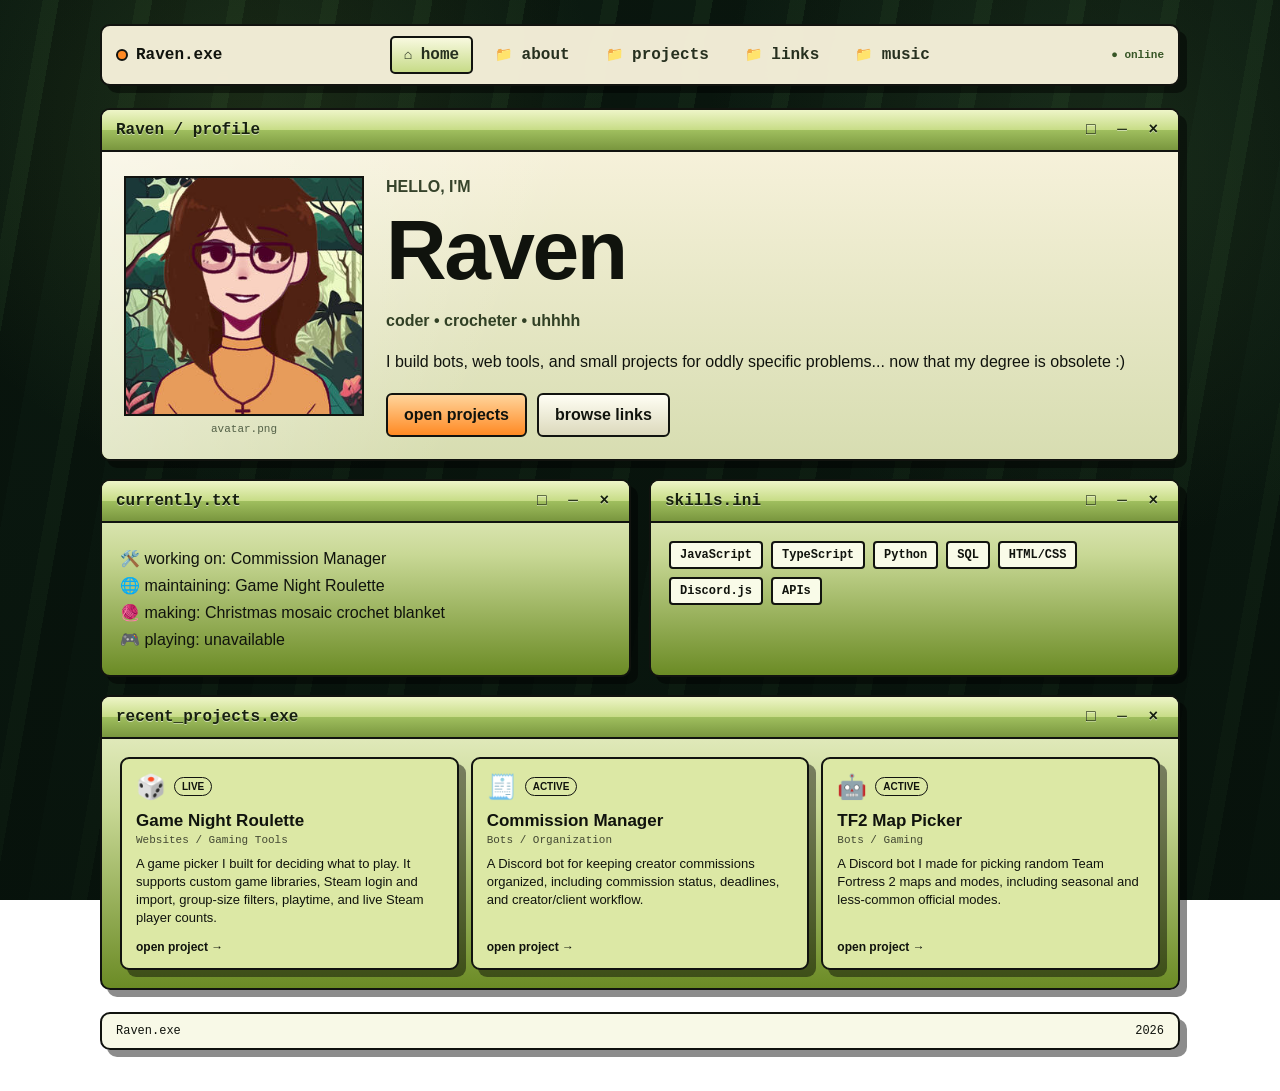
<file: index.html>
<!DOCTYPE html>
<html lang="en">
<head>
  <meta charset="UTF-8" />
  <meta name="viewport" content="width=device-width, initial-scale=1.0" />
  <meta name="theme-color" content="#10140f" />

  <title>Raven | Projects & Links</title>

  <link rel="stylesheet" href="style.css" />
</head>

<body>
  <div class="desktop-noise" aria-hidden="true"></div>

  <main class="shell">

    <!-- =========================================
         TOP NAVIGATION
         ========================================= -->

    <header class="topbar window">

      <a class="brand" href="#home" aria-label="Raven home">
        <span class="brand-dot"></span>
        <span>Raven.exe</span>
      </a>

      <nav class="nav" aria-label="Main navigation">
        <a href="#home" data-route="home">home</a>
        <a href="#about" data-route="about">about</a>
        <a href="#projects" data-route="projects">projects</a>
        <a href="#links" data-route="links">links</a>
        <a href="#music" data-route="music">music</a>
      </nav>

      <div class="desktop-status" aria-hidden="true">
        <span>● online</span>
      </div>

    </header>


    <!-- =========================================
         HOME
         ========================================= -->

    <section
      id="home"
      class="page active"
      aria-labelledby="home-title"
    >

      <div class="window hero-window">

        <div class="window-titlebar">
          <span>Raven / profile</span>
          <span class="window-icons" aria-hidden="true">□ ─ ×</span>
        </div>

        <div class="hero-grid">

          <div class="profile-photo-wrap">
            <img
              class="profile-photo"
              src="image01.jpg"
              alt="Raven's profile picture"
            >

            <span class="photo-caption">
              avatar.png
            </span>
          </div>

          <div class="hero-copy">

            <p class="eyebrow">
              hello, i'm
            </p>

            <h1 id="home-title">
              Raven
            </h1>

            <p class="subtitle">
              coder • crocheter • uhhhh
            </p>

            <p>
              I build bots, web tools, and small projects for oddly specific
              problems... now that my degree is obsolete :)
            </p>

            <div class="button-row">

              <a
                class="btn primary"
                href="#projects"
              >
                open projects
              </a>

              <a
                class="btn"
                href="#links"
              >
                browse links
              </a>

            </div>

          </div>

        </div>

      </div>


      <div class="home-grid">

        <!-- CURRENTLY -->

        <div class="window">

          <div class="window-titlebar">
            <span>currently.txt</span>
            <span class="window-icons" aria-hidden="true">□ ─ ×</span>
          </div>

          <div class="window-body status-list">

            <p>
              🛠️ working on: Commission Manager
            </p>

            <p>
              🌐 maintaining: Game Night Roulette
            </p>

            <p>
              🧶 making: Christmas mosaic crochet blanket
            </p>

            <p>
              🎮 playing:
              <span id="steam-playing">
                checking...
              </span>
            </p>

          </div>

        </div>


        <!-- SKILLS -->

        <div class="window">

          <div class="window-titlebar">
            <span>skills.ini</span>
            <span class="window-icons" aria-hidden="true">□ ─ ×</span>
          </div>

          <div class="window-body tag-cloud">

            <span>JavaScript</span>
            <span>TypeScript</span>
            <span>Python</span>
            <span>SQL</span>
            <span>HTML/CSS</span>
            <span>Discord.js</span>
            <span>APIs</span>

          </div>

        </div>

      </div>
<div class="window recent-projects-window">

  <div class="window-titlebar">
    <span>recent_projects.exe</span>
    <span class="window-icons" aria-hidden="true">□ ─ ×</span>
  </div>

  <div class="window-body">

    <div
      id="recentProjects"
      class="recent-projects-grid"
    ></div>

  </div>

</div>
    </section>


    <!-- =========================================
         ABOUT
         ========================================= -->

    <section
      id="about"
      class="page"
      aria-labelledby="about-title"
    >

      <div class="section-heading">

        <p class="eyebrow">
          C:\Users\Raven\About
        </p>

        <h2 id="about-title">
          About Me
        </h2>

        <p>
          <p>
  the result of six years of college and too many side quests
</p>
        </p>

      </div>


      <div class="window">

        <div class="window-titlebar">
          <span>about_me.txt</span>
          <span class="window-icons" aria-hidden="true">□ ─ ×</span>
        </div>

        <div class="window-body">
  <p>
    I'm Raven. I spent six years in college after being told computer science
    was the thing I should do, so naturally I committed to it, finished the degree,
    and graduated into a market that had become wildly overcrowded and increasingly
    reshaped by AI.
  </p>

  <p>
    Since finding an actual job in the field has been a bit of a disaster, I mostly
    use my coding knowledge to make novelty bots, small websites, and tools that solve
    extremely specific problems that probably did not need their own software.
  </p>

  <p>
    Outside of coding, I spend my free time crocheting, gaming, collecting old books
    and magazines, and bouncing between several hobbies at once. This site is basically
    where all of those interests, projects, and questionable ideas end up.
  </p>
</div>

      </div>

    </section>


    <!-- =========================================
         PROJECTS
         ========================================= -->

    <section
      id="projects"
      class="page"
      aria-labelledby="projects-title"
    >

      <div class="section-heading">

        <p class="eyebrow">
          C:\Users\Raven\Projects
        </p>

        <h2 id="projects-title">
  Project Explorer
        </h2>

        <p>
  Bots, websites, tools, and whatever else I end up building.
        </p>
        <div class="project-search">
  <span aria-hidden="true">🔎</span>

  <input
    id="projectSearch"
    type="search"
    placeholder="Search projects, tags, categories..."
    autocomplete="off"
    aria-label="Search projects"
  >
        </div>
      </div>

      <div
        id="projectGrid"
        class="project-grid"
      ></div>

    </section>


    <!-- =========================================
         LINKS
         ========================================= -->

    <section
      id="links"
      class="page"
      aria-labelledby="links-title"
    >

      <div class="section-heading">

        <p class="eyebrow">
          C:\Users\Raven\Links
        </p>

        <h2 id="links-title">
          Links & Other Stuff
        </h2>

        <p>
          The rest of my internet clutter, sorted into folders so it looks intentional.
        </p>

      </div>

      <div
        id="linkGroups"
        class="link-groups"
      ></div>

    </section>


    <!-- =========================================
         MUSIC
         ========================================= -->

    <section
      id="music"
      class="page"
      aria-labelledby="music-title"
    >

      <div class="section-heading">

        <p class="eyebrow">
          C:\Users\Raven\Music
        </p>

        <h2 id="music-title">
          Music
        </h2>

        <p>
          A small corner for artists, listening links, and whatever I have on repeat.
        </p>

      </div>


      <!-- LAST.FM -->

      <div class="window lastfm-window">

        <div class="window-titlebar">
          <span>lastfm.exe</span>
          <span class="lastfm-live-label">● LIVE</span>
        </div>

        <div class="window-body">

          <div class="lastfm-header">

            <div>

              <strong>
                recent listening
              </strong>

              <p>
                latest 3 tracks from Last.fm
              </p>

            </div>

            <a
              class="lastfm-profile-link"
              href="https://www.last.fm/user/MintyCorpse"
              target="_blank"
              rel="noopener noreferrer"
            >
              MintyCorpse ↗
            </a>

          </div>


          <div
            id="lastfmFeed"
            class="lastfm-feed"
          >

            <p class="lastfm-loading">
              checking Last.fm...
            </p>

          </div>


          <div class="lastfm-footer">

            <span id="lastfmUpdated">
              waiting for signal...
            </span>

            <button
              id="refreshLastfm"
              type="button"
            >
              ↻ refresh
            </button>

          </div>

        </div>

      </div>


      <!-- MUSIC DETAILS -->

      <div class="music-grid">

        <div class="window">

          <div class="window-titlebar">
            <span>artists_i_like.txt</span>
            <span class="window-icons" aria-hidden="true">□ ─ ×</span>
          </div>

          <div class="window-body artist-list">

            <span>Кино</span>
            <span>Chris Stapleton</span>
            <span>The Heavy Heavy</span>
            <span>The Smiths</span>
            <span>Dawes</span>
            <span>Porcupine Tree</span>
            <span>The Clarks</span>
            <span>The Vaccines</span>
            <span>Jeff Buckley</span>

          </div>

        </div>


        <div class="window">

          <div class="window-titlebar">
            <span>music_links.url</span>
            <span class="window-icons" aria-hidden="true">□ ─ ×</span>
          </div>

          <div
            id="musicLinks"
            class="window-body stacked-links"
          ></div>

        </div>

      </div>

    </section>


    <!-- =========================================
         FOOTER
         ========================================= -->

    <footer class="footer window">

      <span>
        Raven.exe
      </span>

      <span id="year"></span>

    </footer>

  </main>


  <script src="script.js"></script>

</body>
</html>
</file>
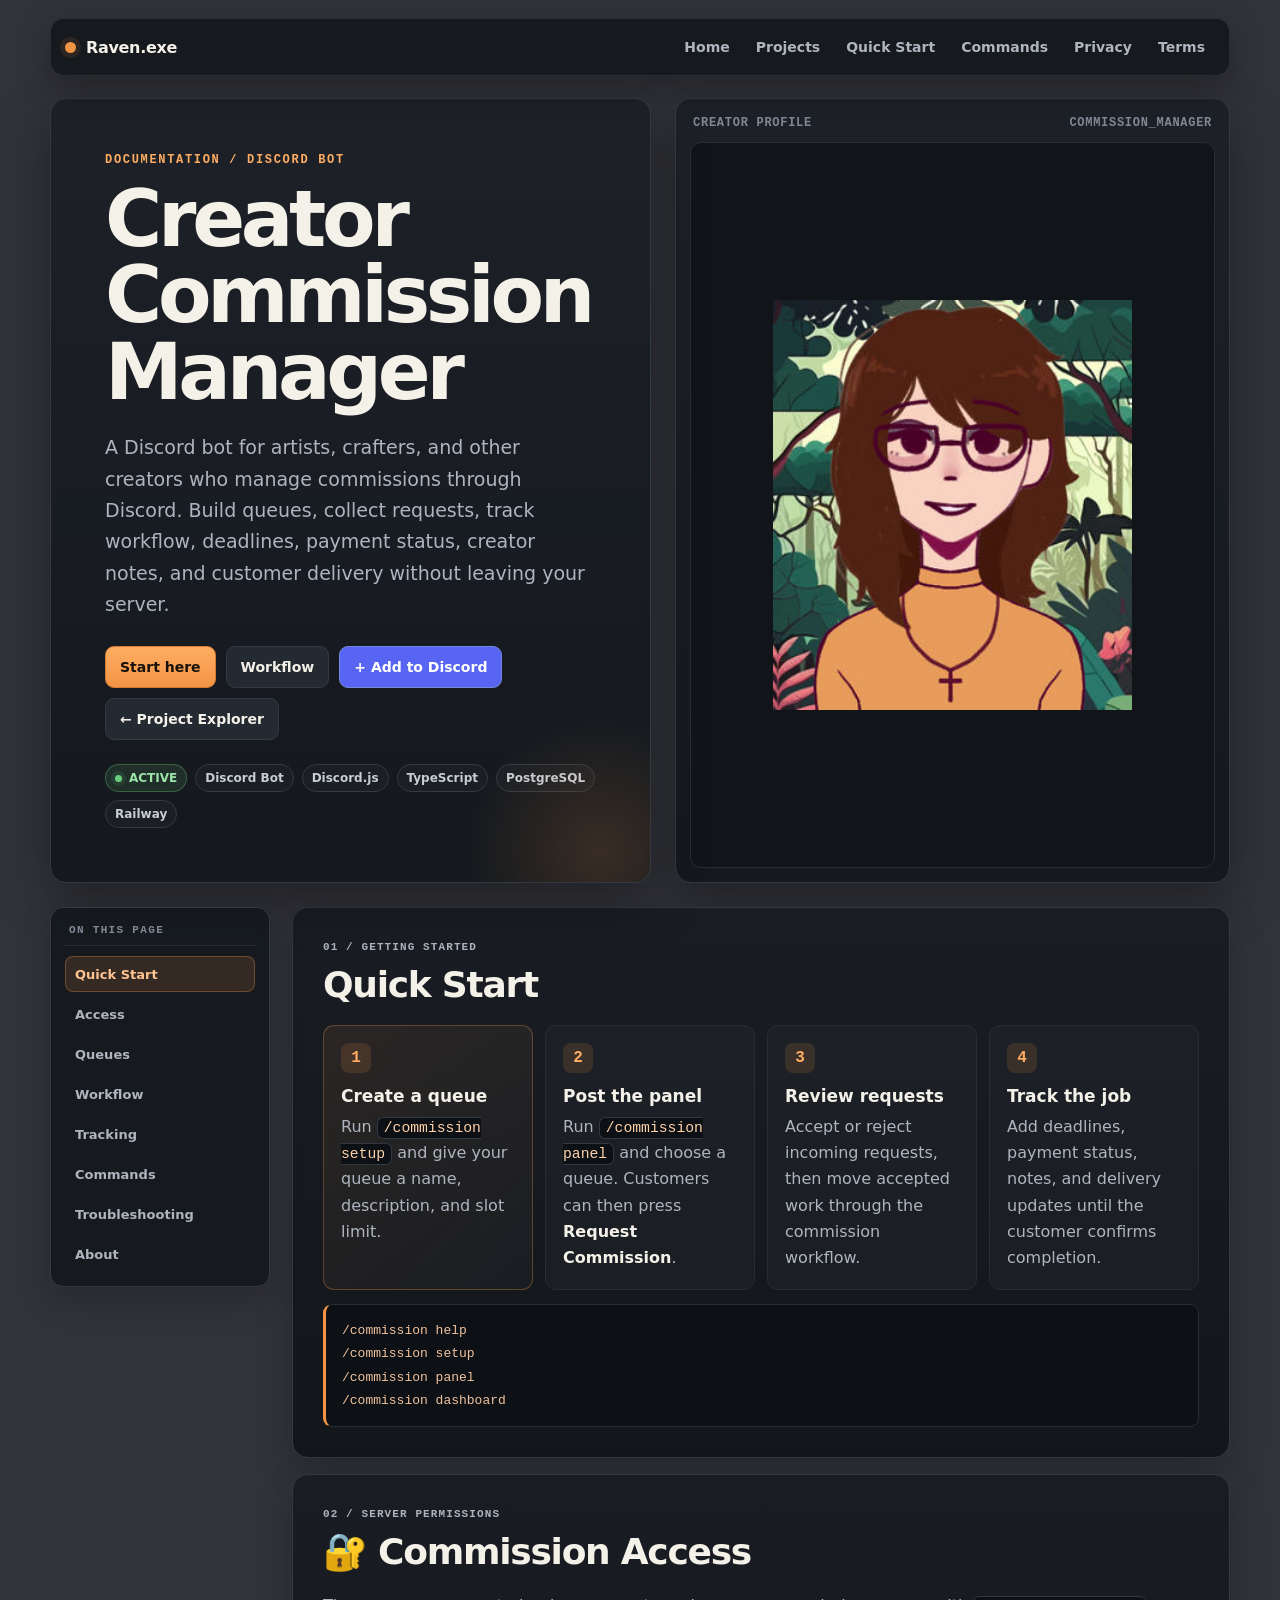
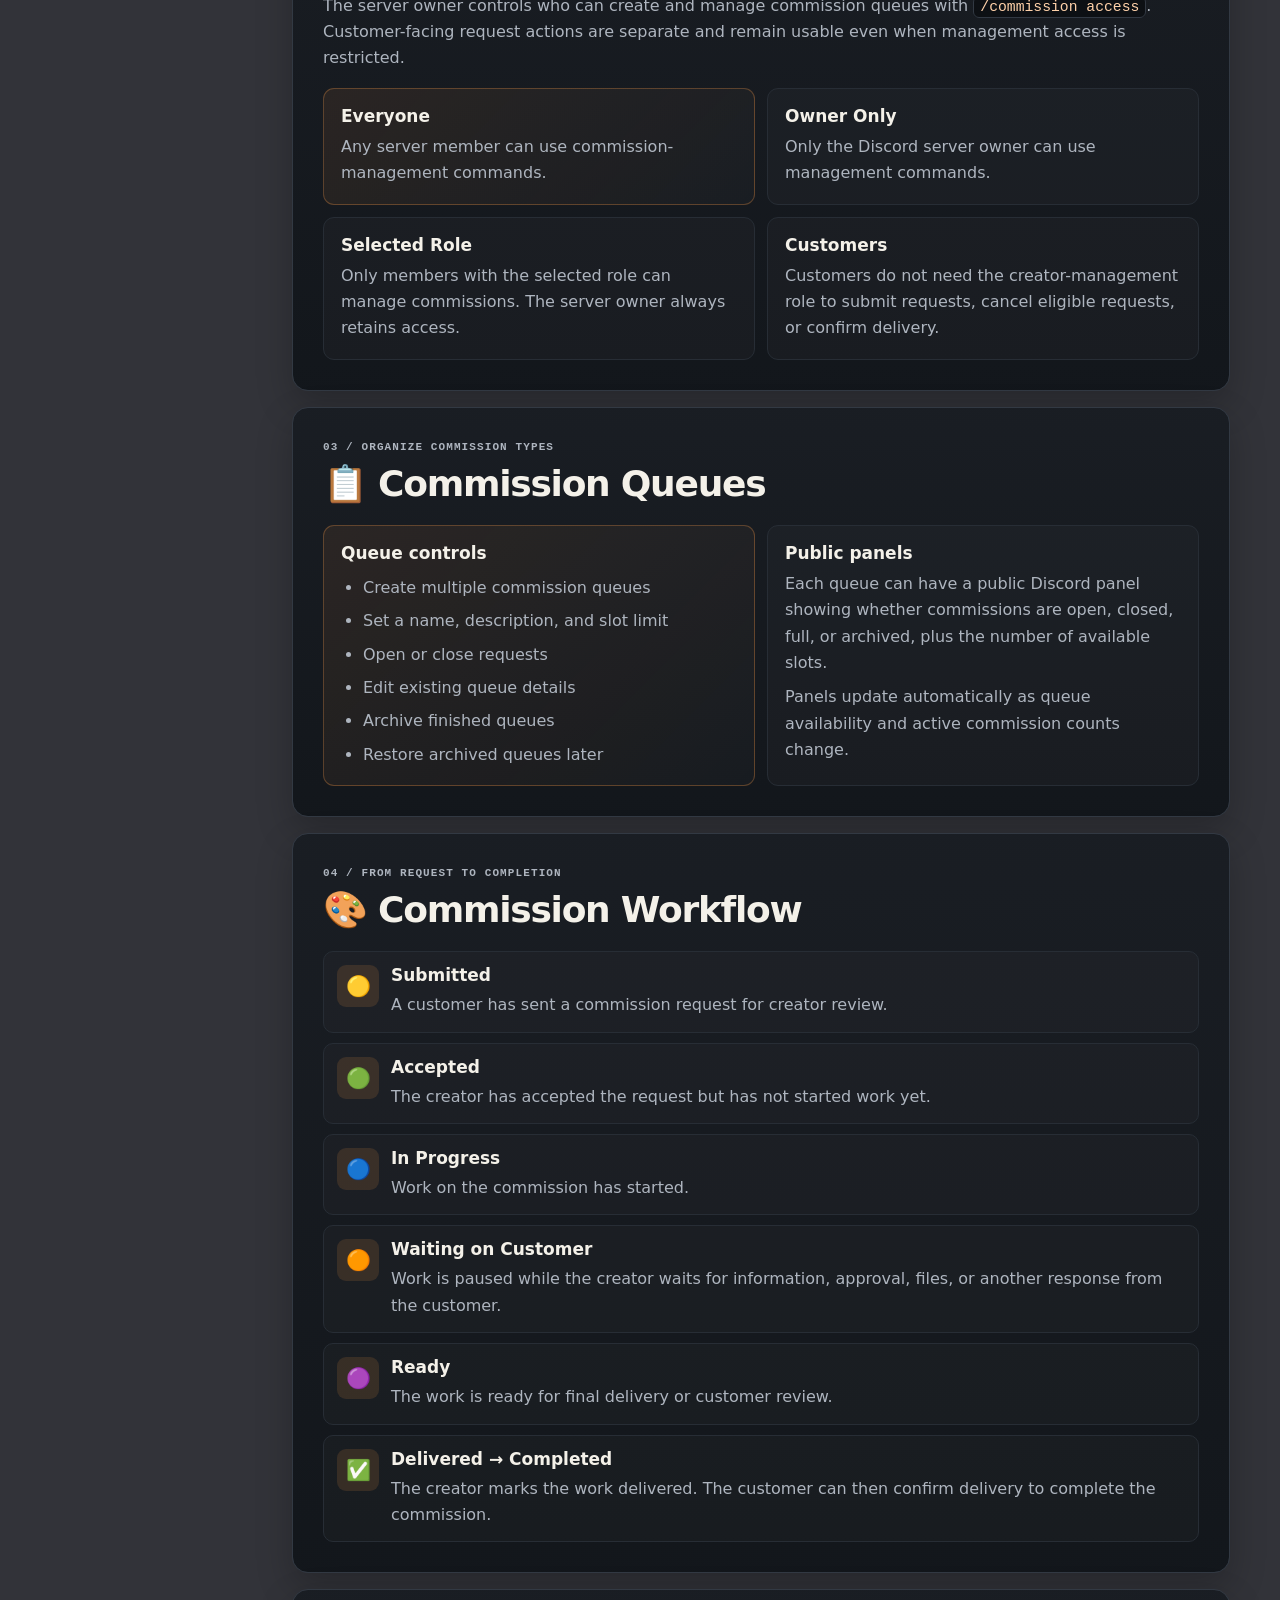
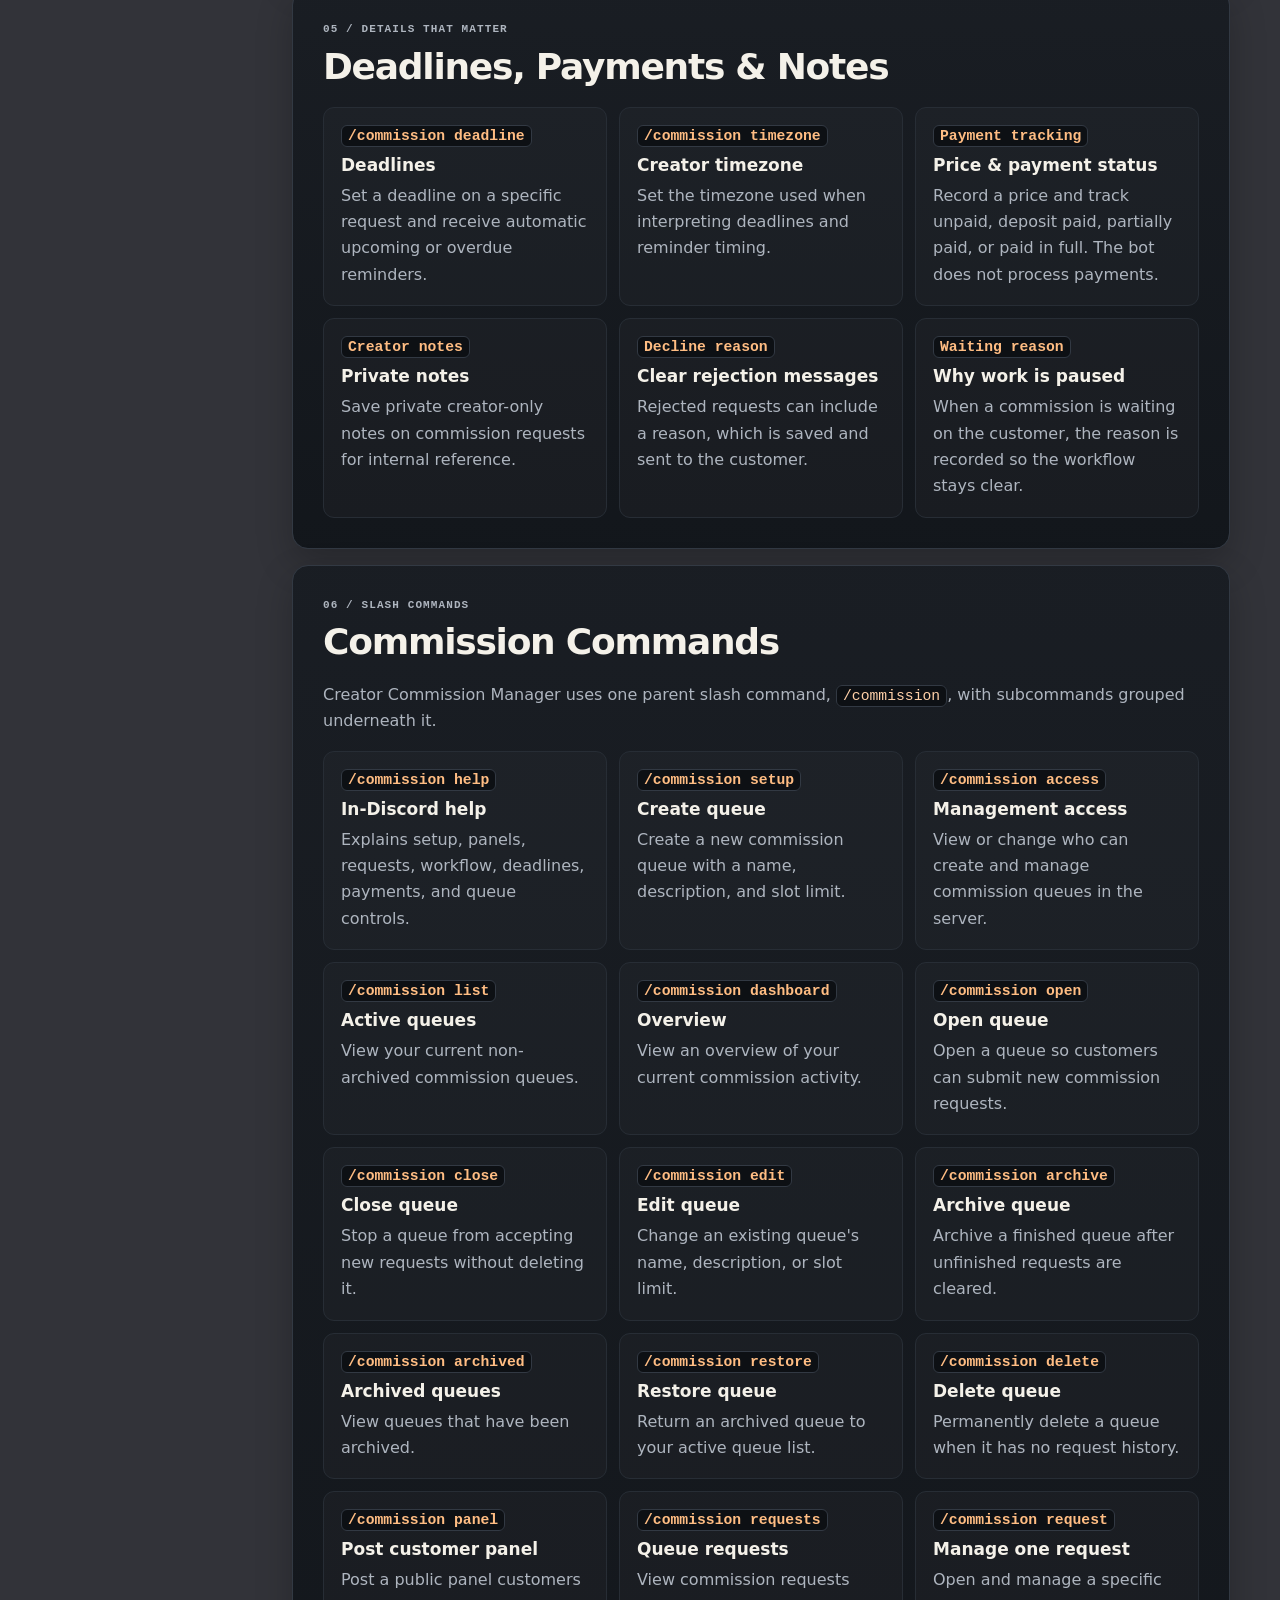
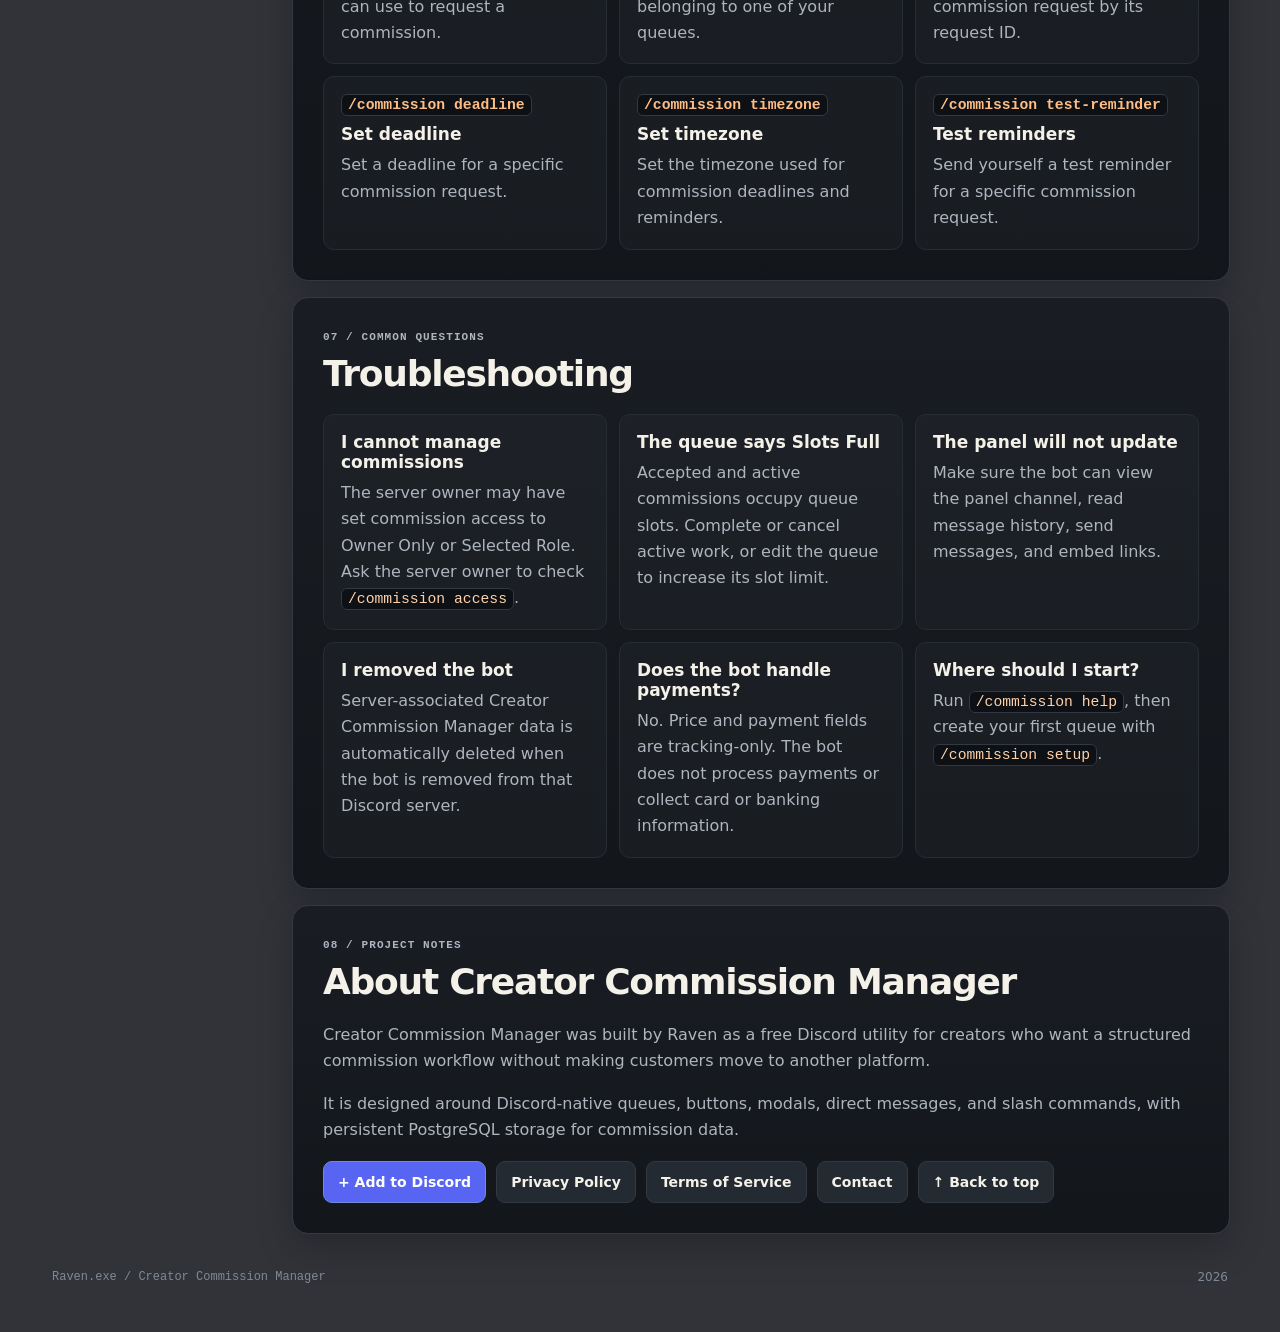
<file: creator-commission-manager/index.html>
<!DOCTYPE html>
<html lang="en">

<head>
  <meta charset="UTF-8" />
  <meta name="viewport" content="width=device-width, initial-scale=1.0" />
  <meta name="theme-color" content="#323339" />

  <title>Creator Commission Manager Guide | Raven</title>

  <style>
    :root {
      --bg: #0d0f12;
      --bg-2: #111419;
      --panel: #171b20;
      --panel-2: #1d2229;
      --panel-3: #242a32;
      --line: #323943;
      --line-soft: #272d35;
      --text: #f4f1e9;
      --muted: #aeb5bf;
      --muted-2: #7f8996;
      --orange: #f29445;
      --orange-bright: #ffad62;
      --orange-soft: rgba(242, 148, 69, 0.14);
      --green: #6ccc7e;
      --green-soft: rgba(108, 204, 126, 0.12);
      --shadow: 0 18px 50px rgba(0, 0, 0, 0.34);
      --radius: 16px;
      --radius-sm: 10px;
      --max: 1180px;
    }

    * {
      box-sizing: border-box;
    }

    html {
      scroll-behavior: smooth;
    }

    body {
      margin: 0;
      min-height: 100vh;
      color: var(--text);
      background: #323339;
      font-family: Inter, ui-sans-serif, system-ui, -apple-system, BlinkMacSystemFont, "Segoe UI", sans-serif;
    }

    a {
      color: inherit;
    }

    code,
    .mono {
      font-family: "Courier New", ui-monospace, SFMono-Regular, Menlo, Consolas, monospace;
    }

    code {
      padding: 2px 6px;
      border: 1px solid var(--line);
      border-radius: 6px;
      background: #0d1014;
      color: #ffd1a9;
      font-size: 0.92em;
    }

    ::selection {
      background: var(--orange);
      color: #111;
    }

    .site-shell {
      width: min(var(--max), calc(100% - 28px));
      margin: 0 auto;
      padding: 18px 0 48px;
    }

    .topbar {
      position: sticky;
      top: 12px;
      z-index: 50;
      display: flex;
      align-items: center;
      justify-content: space-between;
      gap: 18px;
      min-height: 58px;
      margin-bottom: 22px;
      padding: 10px 14px;
      border: 1px solid rgba(255, 255, 255, 0.09);
      border-radius: 14px;
      background: rgba(19, 22, 27, 0.88);
      box-shadow: 0 12px 34px rgba(0, 0, 0, 0.28);
      backdrop-filter: blur(14px);
    }

    .brand {
      display: inline-flex;
      align-items: center;
      gap: 10px;
      text-decoration: none;
      font-weight: 850;
      letter-spacing: -0.02em;
    }

    .brand-mark {
      width: 11px;
      height: 11px;
      border-radius: 50%;
      background: var(--orange);
      box-shadow: 0 0 0 5px rgba(242, 148, 69, 0.10);
    }

    .topnav {
      display: flex;
      flex-wrap: wrap;
      justify-content: flex-end;
      gap: 6px;
    }

    .topnav a {
      padding: 8px 10px;
      border-radius: 8px;
      color: var(--muted);
      text-decoration: none;
      font-size: 14px;
      font-weight: 700;
    }

    .topnav a:hover {
      background: var(--panel-3);
      color: var(--text);
    }

    .hero {
      display: grid;
      grid-template-columns: minmax(0, 1.04fr) minmax(360px, 0.96fr);
      gap: 24px;
      align-items: stretch;
      margin-bottom: 24px;
    }

    .hero-copy,
    .hero-preview {
      border: 1px solid var(--line);
      border-radius: var(--radius);
      background: linear-gradient(180deg, rgba(28, 32, 39, 0.96), rgba(20, 24, 29, 0.98));
      box-shadow: var(--shadow);
    }

    .hero-copy {
      display: flex;
      flex-direction: column;
      justify-content: center;
      min-height: 440px;
      padding: clamp(28px, 5vw, 54px);
      position: relative;
      overflow: hidden;
    }

    .hero-copy::after {
      content: "";
      position: absolute;
      right: -90px;
      bottom: -110px;
      width: 280px;
      height: 280px;
      border-radius: 50%;
      background: radial-gradient(circle, rgba(242, 148, 69, 0.16), transparent 68%);
      pointer-events: none;
    }

    .eyebrow {
      margin: 0 0 14px;
      color: var(--orange-bright);
      font-size: 12px;
      font-weight: 850;
      letter-spacing: 0.14em;
      text-transform: uppercase;
    }

    .hero h1 {
      margin: 0;
      max-width: 780px;
      font-size: clamp(44px, 7vw, 78px);
      line-height: 0.98;
      letter-spacing: -0.055em;
    }

    .hero-subtitle {
      max-width: 690px;
      margin: 22px 0 0;
      color: var(--muted);
      font-size: clamp(16px, 2vw, 19px);
      line-height: 1.65;
    }

    .hero-actions {
      display: flex;
      flex-wrap: wrap;
      gap: 10px;
      margin-top: 26px;
    }

    .button {
      display: inline-flex;
      align-items: center;
      justify-content: center;
      min-height: 42px;
      padding: 9px 14px;
      border: 1px solid var(--line);
      border-radius: 9px;
      background: var(--panel-3);
      color: var(--text);
      text-decoration: none;
      font-size: 14px;
      font-weight: 800;
      transition: transform 120ms ease, border-color 120ms ease, background 120ms ease;
    }

    .button:hover {
      transform: translateY(-1px);
      border-color: #4d5663;
      background: #2a3039;
    }

    .button.primary {
      border-color: #d67b31;
      background: linear-gradient(180deg, var(--orange-bright), var(--orange));
      color: #18110b;
    }

    .button.primary:hover {
      background: linear-gradient(180deg, #ffba78, #f59c52);
    }

    .button.invite {
      background: #5865f2;
      border-color: #7289da;
      color: #ffffff;
    }

    .button.invite:hover {
      background: #6875f5;
      border-color: #8a96ff;
    }

    .hero-meta {
      display: flex;
      flex-wrap: wrap;
      gap: 8px;
      margin-top: 24px;
    }

    .pill {
      display: inline-flex;
      align-items: center;
      gap: 7px;
      padding: 6px 9px;
      border: 1px solid var(--line);
      border-radius: 999px;
      background: rgba(255, 255, 255, 0.025);
      color: #c7cdd5;
      font-size: 12px;
      font-weight: 750;
    }

    .pill.active {
      border-color: rgba(108, 204, 126, 0.32);
      background: var(--green-soft);
      color: #9be5a8;
    }

    .status-dot {
      width: 7px;
      height: 7px;
      border-radius: 50%;
      background: var(--green);
      box-shadow: 0 0 0 4px rgba(108, 204, 126, 0.10);
    }

    .hero-preview {
      display: flex;
      flex-direction: column;
      min-height: 440px;
      padding: 14px;
    }

    .preview-bar {
      display: flex;
      align-items: center;
      justify-content: space-between;
      gap: 12px;
      padding: 3px 3px 12px;
      color: var(--muted-2);
      font-size: 12px;
      font-weight: 800;
      letter-spacing: 0.06em;
      text-transform: uppercase;
    }

    .preview-window {
      flex: 1;
      display: grid;
      place-items: center;
      min-height: 0;
      overflow: hidden;
      border: 1px solid var(--line-soft);
      border-radius: 11px;
      background: #111419;
    }

    .preview-window img {
      display: block;
      width: 100%;
      height: 100%;
      max-height: 410px;
      object-fit: contain;
      background: #111419;
    }

    .docs-layout {
      display: grid;
      grid-template-columns: 220px minmax(0, 1fr);
      gap: 22px;
      align-items: start;
    }

    .toc {
      position: sticky;
      top: 92px;
      padding: 14px;
      border: 1px solid var(--line);
      border-radius: 13px;
      background: rgba(20, 24, 29, 0.92);
      box-shadow: 0 12px 32px rgba(0, 0, 0, 0.22);
    }

    .toc-title {
      margin: 0 0 10px;
      padding: 2px 4px 9px;
      border-bottom: 1px solid var(--line-soft);
      color: var(--muted-2);
      font-size: 11px;
      font-weight: 900;
      letter-spacing: 0.12em;
      text-transform: uppercase;
    }

    .toc-links {
      display: grid;
      gap: 4px;
    }

    .toc a {
      display: flex;
      align-items: center;
      min-height: 36px;
      padding: 7px 9px;
      border: 1px solid transparent;
      border-radius: 8px;
      color: var(--muted);
      text-decoration: none;
      font-size: 13px;
      font-weight: 750;
    }

    .toc a:hover {
      color: var(--text);
      background: var(--panel-2);
    }

    .toc a.active {
      border-color: rgba(242, 148, 69, 0.32);
      background: var(--orange-soft);
      color: #ffc490;
    }

    .docs {
      display: grid;
      gap: 16px;
      min-width: 0;
    }

    .section {
      scroll-margin-top: 92px;
      padding: clamp(20px, 3vw, 30px);
      border: 1px solid var(--line);
      border-radius: var(--radius);
      background: linear-gradient(180deg, rgba(25, 29, 35, 0.98), rgba(18, 22, 27, 0.98));
      box-shadow: 0 14px 36px rgba(0, 0, 0, 0.22);
    }

    .section-heading {
      display: flex;
      align-items: flex-start;
      justify-content: space-between;
      gap: 18px;
      margin-bottom: 20px;
    }

    .section-kicker {
      margin: 0 0 7px;
      color: var(--orange-bright);
      font-family: "Courier New", ui-monospace, monospace;
      font-size: 11px;
      font-weight: 800;
      letter-spacing: 0.10em;
      text-transform: uppercase;
    }

    .section h2 {
      margin: 0;
      font-size: clamp(25px, 3.5vw, 36px);
      letter-spacing: -0.035em;
    }

    .section h3 {
      margin: 0 0 7px;
      font-size: 17px;
    }

    .section p,
    .section li {
      color: var(--muted);
      line-height: 1.65;
    }

    .section strong {
      color: var(--text);
    }

    .section ul,
    .section ol {
      margin: 12px 0 0;
      padding-left: 22px;
    }

    .section li+li {
      margin-top: 7px;
    }

    .quick-grid,
    .two-column,
    .button-grid,
    .command-grid,
    .step-grid,
    .trouble-grid {
      display: grid;
      gap: 12px;
    }

    .quick-grid,
    .two-column {
      grid-template-columns: repeat(2, minmax(0, 1fr));
    }

    .button-grid,
    .command-grid,
    .trouble-grid {
      grid-template-columns: repeat(3, minmax(0, 1fr));
    }

    .step-grid {
      grid-template-columns: repeat(4, minmax(0, 1fr));
    }

    .card {
      padding: 17px;
      border: 1px solid var(--line-soft);
      border-radius: 11px;
      background: rgba(255, 255, 255, 0.022);
    }

    .card.accent {
      border-color: rgba(242, 148, 69, 0.30);
      background: linear-gradient(135deg, rgba(242, 148, 69, 0.09), rgba(255, 255, 255, 0.018));
    }

    .card p {
      margin: 8px 0 0;
    }

    .card-number {
      display: grid;
      place-items: center;
      width: 30px;
      height: 30px;
      margin-bottom: 13px;
      border-radius: 8px;
      background: var(--orange-soft);
      color: var(--orange-bright);
      font-family: "Courier New", monospace;
      font-weight: 900;
    }

    .command-box {
      margin-top: 14px;
      padding: 14px 16px;
      overflow-x: auto;
      border: 1px solid var(--line-soft);
      border-left: 3px solid var(--orange);
      border-radius: 9px;
      background: #0d1014;
      color: #f0c39f;
      font-family: "Courier New", ui-monospace, monospace;
      font-size: 13px;
      line-height: 1.8;
      white-space: nowrap;
    }

    .filter-list {
      display: grid;
      gap: 10px;
      margin-top: 12px;
    }

    .filter-item {
      display: grid;
      grid-template-columns: 42px minmax(0, 1fr);
      gap: 12px;
      align-items: start;
      padding: 13px;
      border: 1px solid var(--line-soft);
      border-radius: 10px;
      background: rgba(255, 255, 255, 0.018);
    }

    .filter-icon {
      display: grid;
      place-items: center;
      width: 42px;
      height: 42px;
      border-radius: 9px;
      background: var(--orange-soft);
      font-size: 20px;
    }

    .filter-item p {
      margin: 4px 0 0;
    }

    .mode-grid {
      display: grid;
      grid-template-columns: repeat(auto-fit, minmax(150px, 1fr));
      gap: 8px;
      margin-top: 16px;
    }

    .mode-grid span {
      padding: 9px 10px;
      border: 1px solid var(--line-soft);
      border-radius: 8px;
      background: rgba(255, 255, 255, 0.018);
      color: #c5ccd5;
      font-family: "Courier New", monospace;
      font-size: 12px;
      text-align: center;
    }

    .result-name {
      display: inline-flex;
      align-items: center;
      gap: 7px;
      margin-bottom: 7px;
      color: var(--text);
      font-weight: 850;
    }

    .command-card code {
      display: inline-block;
      margin-bottom: 8px;
      color: #ffbd83;
      font-weight: 850;
    }

    .interactive-box {
      padding: 18px;
      border: 1px solid rgba(242, 148, 69, 0.34);
      border-radius: 12px;
      background: linear-gradient(135deg, rgba(242, 148, 69, 0.09), rgba(255, 255, 255, 0.015));
    }

    .interactive-box>p:first-of-type {
      margin-top: 0;
    }

    .picker-preview {
      display: flex;
      flex-wrap: wrap;
      gap: 8px;
      margin: 16px 0 0;
    }

    .picker-chip {
      padding: 8px 10px;
      border: 1px solid var(--line);
      border-radius: 8px;
      background: var(--panel-3);
      color: #dbe0e6;
      font-size: 12px;
      font-weight: 800;
    }

    .picker-chip.primary {
      border-color: #d67b31;
      background: var(--orange);
      color: #17100a;
    }

    .about-actions {
      display: flex;
      flex-wrap: wrap;
      gap: 10px;
      margin-top: 18px;
    }

    .bottom-row {
      display: flex;
      align-items: center;
      justify-content: space-between;
      gap: 12px;
      margin-top: 20px;
      padding: 16px 2px 0;
      color: var(--muted-2);
      font-size: 12px;
    }

    .bottom-row a {
      color: var(--muted);
      text-decoration: none;
      font-weight: 800;
    }

    .bottom-row a:hover {
      color: var(--orange-bright);
    }

    @media (max-width: 980px) {
      .hero {
        grid-template-columns: 1fr;
      }

      .hero-copy,
      .hero-preview {
        min-height: auto;
      }

      .hero-preview {
        max-height: none;
      }

      .docs-layout {
        grid-template-columns: 1fr;
      }

      .toc {
        position: sticky;
        top: 82px;
        z-index: 35;
        padding: 8px;
        overflow-x: auto;
      }

      .toc-title {
        display: none;
      }

      .toc-links {
        display: flex;
        width: max-content;
      }

      .toc a {
        white-space: nowrap;
      }

      .step-grid {
        grid-template-columns: repeat(2, minmax(0, 1fr));
      }
    }

    @media (max-width: 760px) {
      .site-shell {
        width: min(100% - 18px, var(--max));
        padding-top: 9px;
      }

      .topbar {
        position: static;
        align-items: flex-start;
        flex-direction: column;
      }

      .topnav {
        width: 100%;
        justify-content: flex-start;
      }

      .topnav a {
        padding-left: 0;
        padding-right: 13px;
      }

      .toc {
        top: 6px;
      }

      .quick-grid,
      .two-column,
      .button-grid,
      .command-grid,
      .trouble-grid,
      .step-grid {
        grid-template-columns: 1fr;
      }

      .hero-copy {
        padding: 26px 22px;
      }

      .hero h1 {
        font-size: clamp(42px, 14vw, 62px);
      }

      .hero-preview {
        padding: 10px;
      }

      .preview-window img {
        max-height: 330px;
      }

      .section {
        padding: 20px;
      }

      .section-heading {
        display: block;
      }

      .bottom-row {
        align-items: flex-start;
        flex-direction: column;
      }
    }

    @media (prefers-reduced-motion: reduce) {

      *,
      *::before,
      *::after {
        scroll-behavior: auto !important;
        transition: none !important;
      }
    }
  </style>
</head>

<body>
  <main class="site-shell" id="top">

    <header class="topbar">
      <a class="brand" href="../#home" aria-label="Raven home">
        <span class="brand-mark"></span>
        <span>Raven.exe</span>
      </a>

      <nav class="topnav" aria-label="Main navigation">
        <a href="../#home">Home</a>
        <a href="../#projects">Projects</a>
        <a href="#quick-start">Quick Start</a>
        <a href="#commands">Commands</a>
        <a href="./privacy.html">Privacy</a>
        <a href="./terms.html">Terms</a>
      </nav>
    </header>

    <section class="hero" aria-labelledby="guide-title">
      <div class="hero-copy">
        <p class="eyebrow mono">Documentation / Discord Bot</p>

        <h1 id="guide-title">Creator Commission Manager</h1>

        <p class="hero-subtitle">
          A Discord bot for artists, crafters, and other creators who manage commissions
          through Discord. Build queues, collect requests, track workflow, deadlines,
          payment status, creator notes, and customer delivery without leaving your server.
        </p>

        <div class="hero-actions">
          <a class="button primary" href="#quick-start">Start here</a>

          <a class="button" href="#workflow">Workflow</a>

          <a class="button invite"
            href="https://discord.com/oauth2/authorize?client_id=1553533744936259654"
            target="_blank" rel="noopener noreferrer">
            + Add to Discord
          </a>

          <a class="button" href="../#projects">← Project Explorer</a>
        </div>

        <div class="hero-meta" aria-label="Project information">
          <span class="pill active"><span class="status-dot"></span>ACTIVE</span>
          <span class="pill">Discord Bot</span>
          <span class="pill">Discord.js</span>
          <span class="pill">TypeScript</span>
          <span class="pill">PostgreSQL</span>
          <span class="pill">Railway</span>
        </div>
      </div>

      <div class="hero-preview">
        <div class="preview-bar mono">
          <span>Creator profile</span>
          <span>COMMISSION_MANAGER</span>
        </div>

        <div class="preview-window">
          <img src="../image01.jpg"
            alt="Creator Commission Manager icon" />
        </div>
      </div>
    </section>

    <div class="docs-layout">
      <aside class="toc" aria-label="Guide sections">
        <p class="toc-title mono">On this page</p>

        <nav class="toc-links">
          <a href="#quick-start">Quick Start</a>
          <a href="#access">Access</a>
          <a href="#queues">Queues</a>
          <a href="#workflow">Workflow</a>
          <a href="#tracking">Tracking</a>
          <a href="#commands">Commands</a>
          <a href="#troubleshooting">Troubleshooting</a>
          <a href="#about">About</a>
        </nav>
      </aside>

      <div class="docs">

        <section class="section" id="quick-start">
          <div class="section-heading">
            <div>
              <p class="section-kicker">01 / Getting started</p>
              <h2>Quick Start</h2>
            </div>
          </div>

          <div class="step-grid">
            <article class="card accent">
              <span class="card-number">1</span>
              <h3>Create a queue</h3>
              <p>
                Run <code>/commission setup</code> and give your queue a name,
                description, and slot limit.
              </p>
            </article>

            <article class="card">
              <span class="card-number">2</span>
              <h3>Post the panel</h3>
              <p>
                Run <code>/commission panel</code> and choose a queue. Customers can
                then press <strong>Request Commission</strong>.
              </p>
            </article>

            <article class="card">
              <span class="card-number">3</span>
              <h3>Review requests</h3>
              <p>
                Accept or reject incoming requests, then move accepted work through
                the commission workflow.
              </p>
            </article>

            <article class="card">
              <span class="card-number">4</span>
              <h3>Track the job</h3>
              <p>
                Add deadlines, payment status, notes, and delivery updates until the
                customer confirms completion.
              </p>
            </article>
          </div>

          <div class="command-box">
            /commission help<br />
            /commission setup<br />
            /commission panel<br />
            /commission dashboard
          </div>
        </section>

        <section class="section" id="access">
          <div class="section-heading">
            <div>
              <p class="section-kicker">02 / Server permissions</p>
              <h2>🔐 Commission Access</h2>
            </div>
          </div>

          <p>
            The server owner controls who can create and manage commission queues with
            <code>/commission access</code>. Customer-facing request actions are separate
            and remain usable even when management access is restricted.
          </p>

          <div class="quick-grid">
            <article class="card accent">
              <h3>Everyone</h3>
              <p>Any server member can use commission-management commands.</p>
            </article>

            <article class="card">
              <h3>Owner Only</h3>
              <p>Only the Discord server owner can use management commands.</p>
            </article>

            <article class="card">
              <h3>Selected Role</h3>
              <p>
                Only members with the selected role can manage commissions. The server
                owner always retains access.
              </p>
            </article>

            <article class="card">
              <h3>Customers</h3>
              <p>
                Customers do not need the creator-management role to submit requests,
                cancel eligible requests, or confirm delivery.
              </p>
            </article>
          </div>
        </section>

        <section class="section" id="queues">
          <div class="section-heading">
            <div>
              <p class="section-kicker">03 / Organize commission types</p>
              <h2>📋 Commission Queues</h2>
            </div>
          </div>

          <div class="two-column">
            <article class="card accent">
              <h3>Queue controls</h3>
              <ul>
                <li>Create multiple commission queues</li>
                <li>Set a name, description, and slot limit</li>
                <li>Open or close requests</li>
                <li>Edit existing queue details</li>
                <li>Archive finished queues</li>
                <li>Restore archived queues later</li>
              </ul>
            </article>

            <article class="card">
              <h3>Public panels</h3>
              <p>
                Each queue can have a public Discord panel showing whether commissions
                are open, closed, full, or archived, plus the number of available slots.
              </p>
              <p>
                Panels update automatically as queue availability and active commission
                counts change.
              </p>
            </article>
          </div>
        </section>

        <section class="section" id="workflow">
          <div class="section-heading">
            <div>
              <p class="section-kicker">04 / From request to completion</p>
              <h2>🎨 Commission Workflow</h2>
            </div>
          </div>

          <div class="filter-list">
            <div class="filter-item">
              <div class="filter-icon">🟡</div>
              <div>
                <h3>Submitted</h3>
                <p>A customer has sent a commission request for creator review.</p>
              </div>
            </div>

            <div class="filter-item">
              <div class="filter-icon">🟢</div>
              <div>
                <h3>Accepted</h3>
                <p>The creator has accepted the request but has not started work yet.</p>
              </div>
            </div>

            <div class="filter-item">
              <div class="filter-icon">🔵</div>
              <div>
                <h3>In Progress</h3>
                <p>Work on the commission has started.</p>
              </div>
            </div>

            <div class="filter-item">
              <div class="filter-icon">🟠</div>
              <div>
                <h3>Waiting on Customer</h3>
                <p>
                  Work is paused while the creator waits for information, approval, files,
                  or another response from the customer.
                </p>
              </div>
            </div>

            <div class="filter-item">
              <div class="filter-icon">🟣</div>
              <div>
                <h3>Ready</h3>
                <p>The work is ready for final delivery or customer review.</p>
              </div>
            </div>

            <div class="filter-item">
              <div class="filter-icon">✅</div>
              <div>
                <h3>Delivered → Completed</h3>
                <p>
                  The creator marks the work delivered. The customer can then confirm
                  delivery to complete the commission.
                </p>
              </div>
            </div>
          </div>
        </section>

        <section class="section" id="tracking">
          <div class="section-heading">
            <div>
              <p class="section-kicker">05 / Details that matter</p>
              <h2>Deadlines, Payments & Notes</h2>
            </div>
          </div>

          <div class="command-grid">
            <article class="card command-card">
              <code>/commission deadline</code>
              <h3>Deadlines</h3>
              <p>
                Set a deadline on a specific request and receive automatic upcoming or
                overdue reminders.
              </p>
            </article>

            <article class="card command-card">
              <code>/commission timezone</code>
              <h3>Creator timezone</h3>
              <p>
                Set the timezone used when interpreting deadlines and reminder timing.
              </p>
            </article>

            <article class="card command-card">
              <code>Payment tracking</code>
              <h3>Price & payment status</h3>
              <p>
                Record a price and track unpaid, deposit paid, partially paid, or paid in
                full. The bot does not process payments.
              </p>
            </article>

            <article class="card command-card">
              <code>Creator notes</code>
              <h3>Private notes</h3>
              <p>
                Save private creator-only notes on commission requests for internal
                reference.
              </p>
            </article>

            <article class="card command-card">
              <code>Decline reason</code>
              <h3>Clear rejection messages</h3>
              <p>
                Rejected requests can include a reason, which is saved and sent to the
                customer.
              </p>
            </article>

            <article class="card command-card">
              <code>Waiting reason</code>
              <h3>Why work is paused</h3>
              <p>
                When a commission is waiting on the customer, the reason is recorded so
                the workflow stays clear.
              </p>
            </article>
          </div>
        </section>

        <section class="section" id="commands">
          <div class="section-heading">
            <div>
              <p class="section-kicker">06 / Slash commands</p>
              <h2>Commission Commands</h2>
            </div>
          </div>

          <p>
            Creator Commission Manager uses one parent slash command,
            <code>/commission</code>, with subcommands grouped underneath it.
          </p>

          <div class="command-grid">
            <article class="card command-card">
              <code>/commission help</code>
              <h3>In-Discord help</h3>
              <p>Explains setup, panels, requests, workflow, deadlines, payments, and queue controls.</p>
            </article>

            <article class="card command-card">
              <code>/commission setup</code>
              <h3>Create queue</h3>
              <p>Create a new commission queue with a name, description, and slot limit.</p>
            </article>

            <article class="card command-card">
              <code>/commission access</code>
              <h3>Management access</h3>
              <p>View or change who can create and manage commission queues in the server.</p>
            </article>

            <article class="card command-card">
              <code>/commission list</code>
              <h3>Active queues</h3>
              <p>View your current non-archived commission queues.</p>
            </article>

            <article class="card command-card">
              <code>/commission dashboard</code>
              <h3>Overview</h3>
              <p>View an overview of your current commission activity.</p>
            </article>

            <article class="card command-card">
              <code>/commission open</code>
              <h3>Open queue</h3>
              <p>Open a queue so customers can submit new commission requests.</p>
            </article>

            <article class="card command-card">
              <code>/commission close</code>
              <h3>Close queue</h3>
              <p>Stop a queue from accepting new requests without deleting it.</p>
            </article>

            <article class="card command-card">
              <code>/commission edit</code>
              <h3>Edit queue</h3>
              <p>Change an existing queue's name, description, or slot limit.</p>
            </article>

            <article class="card command-card">
              <code>/commission archive</code>
              <h3>Archive queue</h3>
              <p>Archive a finished queue after unfinished requests are cleared.</p>
            </article>

            <article class="card command-card">
              <code>/commission archived</code>
              <h3>Archived queues</h3>
              <p>View queues that have been archived.</p>
            </article>

            <article class="card command-card">
              <code>/commission restore</code>
              <h3>Restore queue</h3>
              <p>Return an archived queue to your active queue list.</p>
            </article>

            <article class="card command-card">
              <code>/commission delete</code>
              <h3>Delete queue</h3>
              <p>Permanently delete a queue when it has no request history.</p>
            </article>

            <article class="card command-card">
              <code>/commission panel</code>
              <h3>Post customer panel</h3>
              <p>Post a public panel customers can use to request a commission.</p>
            </article>

            <article class="card command-card">
              <code>/commission requests</code>
              <h3>Queue requests</h3>
              <p>View commission requests belonging to one of your queues.</p>
            </article>

            <article class="card command-card">
              <code>/commission request</code>
              <h3>Manage one request</h3>
              <p>Open and manage a specific commission request by its request ID.</p>
            </article>

            <article class="card command-card">
              <code>/commission deadline</code>
              <h3>Set deadline</h3>
              <p>Set a deadline for a specific commission request.</p>
            </article>

            <article class="card command-card">
              <code>/commission timezone</code>
              <h3>Set timezone</h3>
              <p>Set the timezone used for commission deadlines and reminders.</p>
            </article>

            <article class="card command-card">
              <code>/commission test-reminder</code>
              <h3>Test reminders</h3>
              <p>Send yourself a test reminder for a specific commission request.</p>
            </article>
          </div>
        </section>

        <section class="section" id="troubleshooting">
          <div class="section-heading">
            <div>
              <p class="section-kicker">07 / Common questions</p>
              <h2>Troubleshooting</h2>
            </div>
          </div>

          <div class="trouble-grid">
            <article class="card">
              <h3>I cannot manage commissions</h3>
              <p>
                The server owner may have set commission access to Owner Only or Selected
                Role. Ask the server owner to check <code>/commission access</code>.
              </p>
            </article>

            <article class="card">
              <h3>The queue says Slots Full</h3>
              <p>
                Accepted and active commissions occupy queue slots. Complete or cancel
                active work, or edit the queue to increase its slot limit.
              </p>
            </article>

            <article class="card">
              <h3>The panel will not update</h3>
              <p>
                Make sure the bot can view the panel channel, read message history, send
                messages, and embed links.
              </p>
            </article>

            <article class="card">
              <h3>I removed the bot</h3>
              <p>
                Server-associated Creator Commission Manager data is automatically deleted
                when the bot is removed from that Discord server.
              </p>
            </article>

            <article class="card">
              <h3>Does the bot handle payments?</h3>
              <p>
                No. Price and payment fields are tracking-only. The bot does not process
                payments or collect card or banking information.
              </p>
            </article>

            <article class="card">
              <h3>Where should I start?</h3>
              <p>
                Run <code>/commission help</code>, then create your first queue with
                <code>/commission setup</code>.
              </p>
            </article>
          </div>
        </section>

        <section class="section" id="about">
          <div class="section-heading">
            <div>
              <p class="section-kicker">08 / Project notes</p>
              <h2>About Creator Commission Manager</h2>
            </div>
          </div>

          <p>
            Creator Commission Manager was built by Raven as a free Discord utility for
            creators who want a structured commission workflow without making customers
            move to another platform.
          </p>

          <p>
            It is designed around Discord-native queues, buttons, modals, direct messages,
            and slash commands, with persistent PostgreSQL storage for commission data.
          </p>

          <div class="about-actions">
            <a class="button invite"
              href="https://discord.com/oauth2/authorize?client_id=1553533744936259654"
              target="_blank" rel="noopener noreferrer">+ Add to Discord</a>
            <a class="button" href="./privacy.html">Privacy Policy</a>
            <a class="button" href="./terms.html">Terms of Service</a>
            <a class="button" href="mailto:ravenberries@proton.me">Contact</a>
            <a class="button" href="#top">↑ Back to top</a>
          </div>
        </section>

      </div>
    </div>

    <footer class="bottom-row">
      <span class="mono">Raven.exe / Creator Commission Manager</span>
      <span>2026</span>
    </footer>
  </main>

  <script>
    const navLinks = [
      ...document.querySelectorAll('.toc a[href^="#"]')
    ];

    const sections = navLinks
      .map(link => document.querySelector(link.getAttribute('href')))
      .filter(Boolean);

    function updateActiveSection() {
      const readingLine = window.innerWidth <= 980 ? 150 : 118;
      let current = sections[0]?.id;

      sections.forEach(section => {
        if (section.getBoundingClientRect().top <= readingLine) {
          current = section.id;
        }
      });

      navLinks.forEach(link => {
        const active = link.getAttribute('href') === `#${current}`;
        link.classList.toggle('active', active);

        if (active) {
          link.setAttribute('aria-current', 'location');
        } else {
          link.removeAttribute('aria-current');
        }
      });
    }

    window.addEventListener('scroll', updateActiveSection, { passive: true });
    window.addEventListener('resize', updateActiveSection);
    window.addEventListener('load', updateActiveSection);
    updateActiveSection();
  </script>
</body>

</html>
</file>
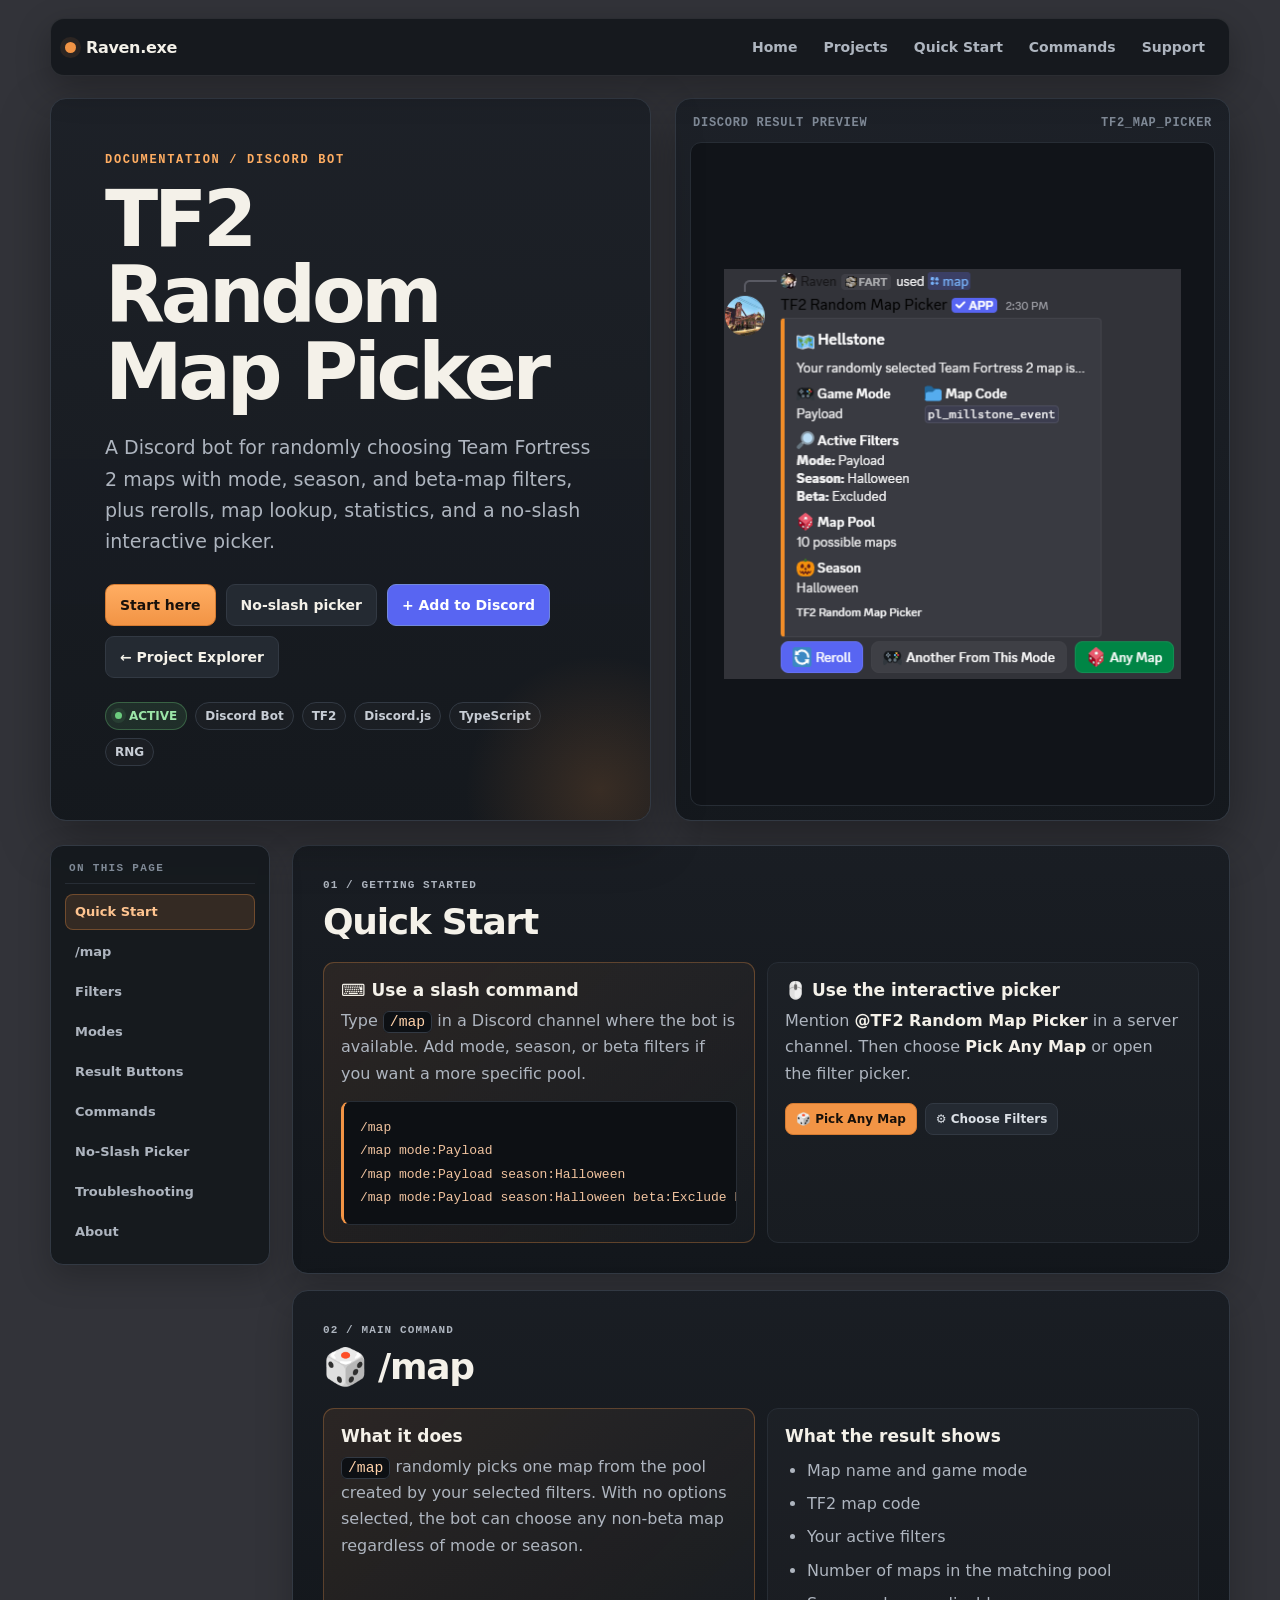
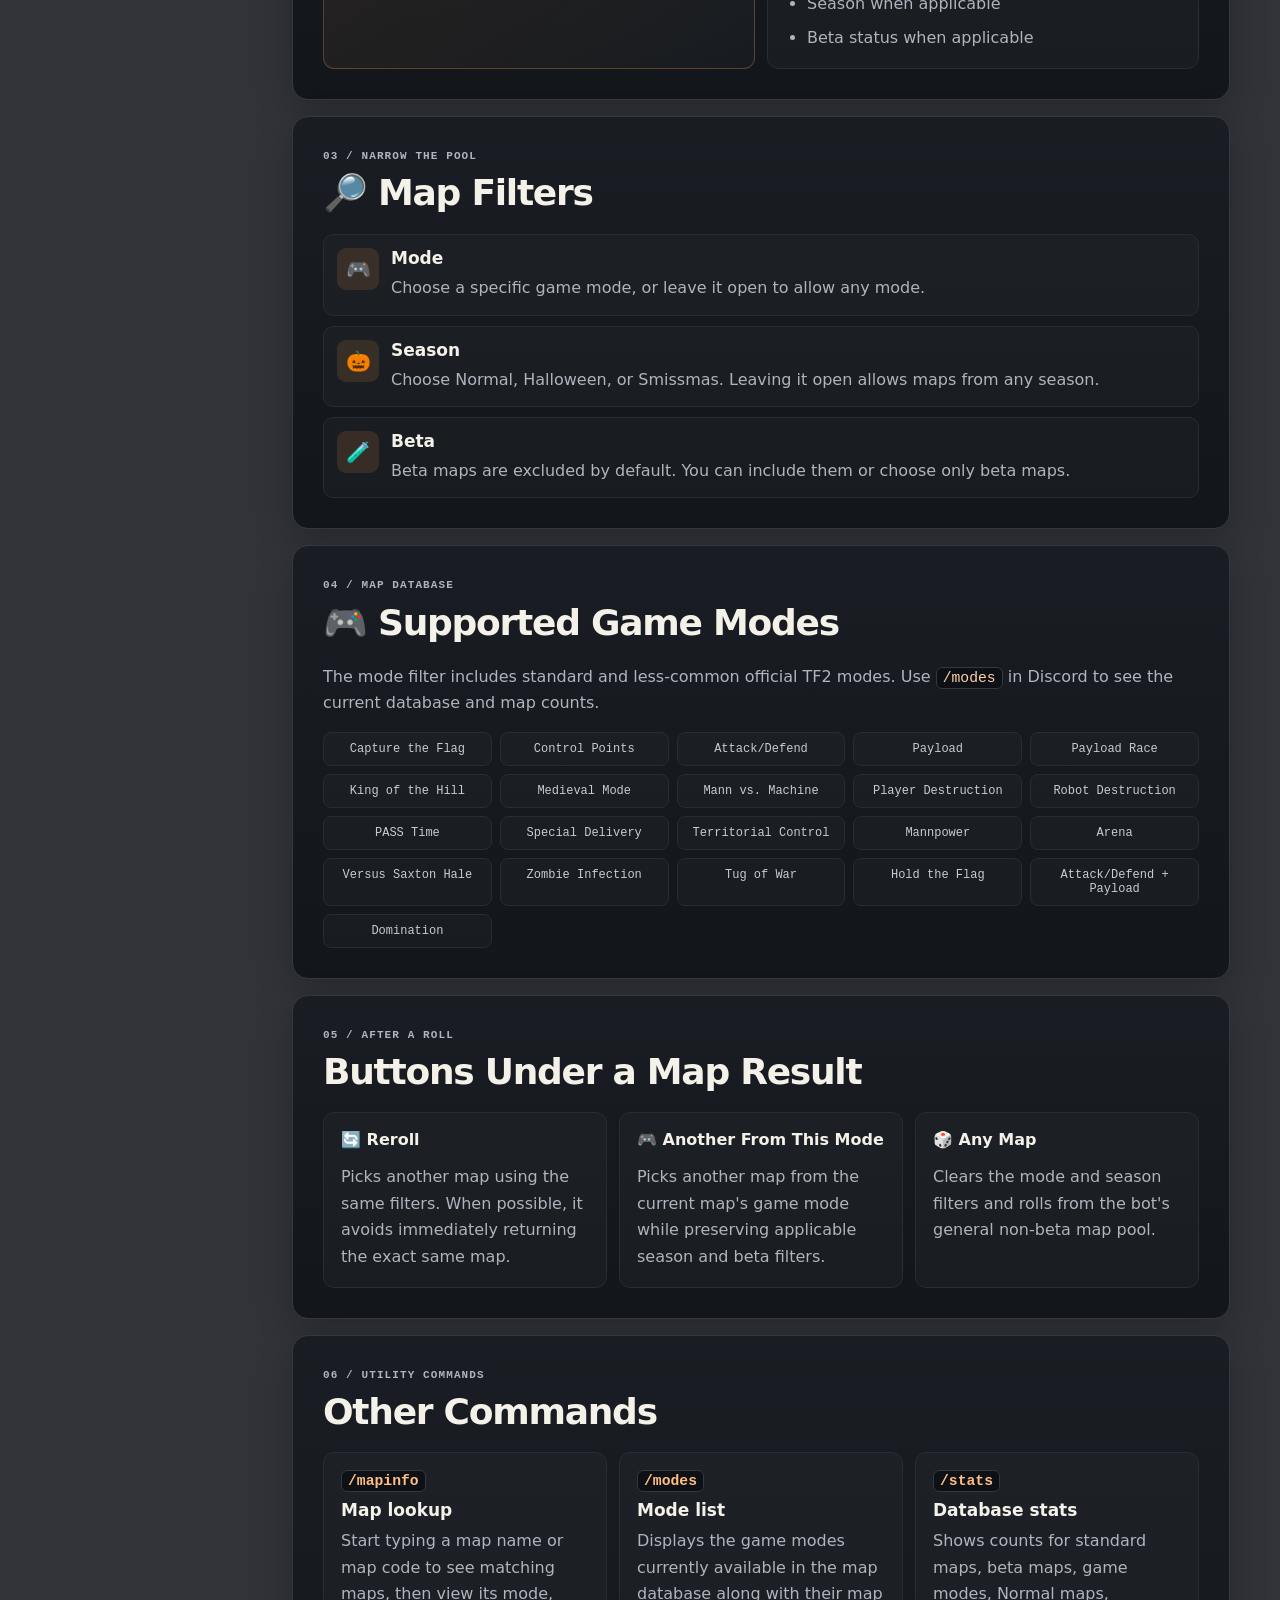
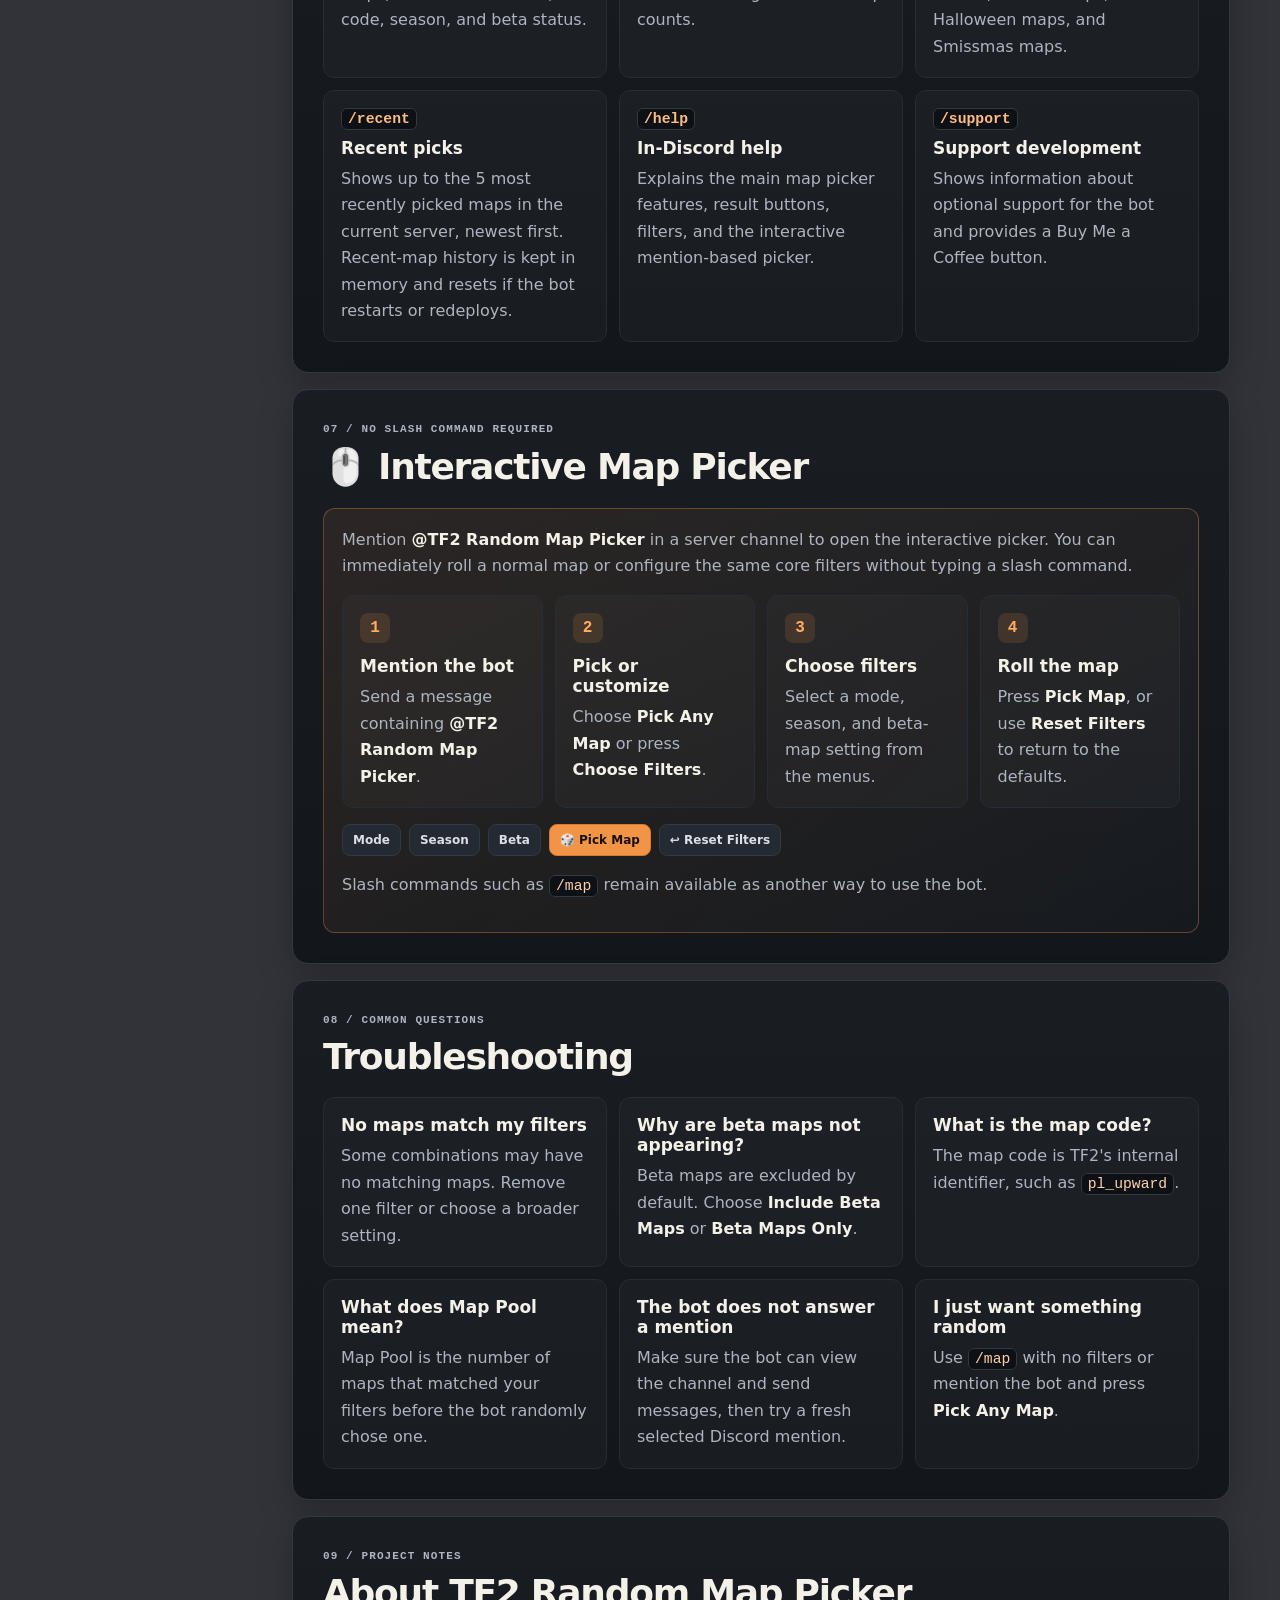
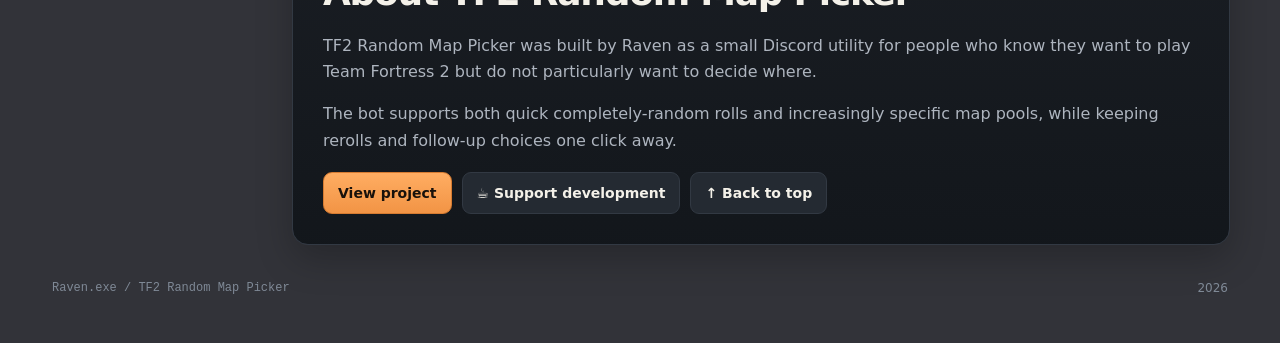
<file: tf2-map-picker-guide.html>
<!DOCTYPE html>
<html lang="en">

<head>
  <meta charset="UTF-8" />
  <meta name="viewport" content="width=device-width, initial-scale=1.0" />
  <meta name="theme-color" content="#323339" />

  <title>TF2 Map Picker Guide | Raven</title>

  <style>
    :root {
      --bg: #0d0f12;
      --bg-2: #111419;
      --panel: #171b20;
      --panel-2: #1d2229;
      --panel-3: #242a32;
      --line: #323943;
      --line-soft: #272d35;
      --text: #f4f1e9;
      --muted: #aeb5bf;
      --muted-2: #7f8996;
      --orange: #f29445;
      --orange-bright: #ffad62;
      --orange-soft: rgba(242, 148, 69, 0.14);
      --green: #6ccc7e;
      --green-soft: rgba(108, 204, 126, 0.12);
      --shadow: 0 18px 50px rgba(0, 0, 0, 0.34);
      --radius: 16px;
      --radius-sm: 10px;
      --max: 1180px;
    }

    * {
      box-sizing: border-box;
    }

    html {
      scroll-behavior: smooth;
    }

    body {
      margin: 0;
      min-height: 100vh;
      color: var(--text);
      background: #323339;
      font-family: Inter, ui-sans-serif, system-ui, -apple-system, BlinkMacSystemFont, "Segoe UI", sans-serif;
    }

    a {
      color: inherit;
    }

    code,
    .mono {
      font-family: "Courier New", ui-monospace, SFMono-Regular, Menlo, Consolas, monospace;
    }

    code {
      padding: 2px 6px;
      border: 1px solid var(--line);
      border-radius: 6px;
      background: #0d1014;
      color: #ffd1a9;
      font-size: 0.92em;
    }

    ::selection {
      background: var(--orange);
      color: #111;
    }

    .site-shell {
      width: min(var(--max), calc(100% - 28px));
      margin: 0 auto;
      padding: 18px 0 48px;
    }

    .topbar {
      position: sticky;
      top: 12px;
      z-index: 50;
      display: flex;
      align-items: center;
      justify-content: space-between;
      gap: 18px;
      min-height: 58px;
      margin-bottom: 22px;
      padding: 10px 14px;
      border: 1px solid rgba(255, 255, 255, 0.09);
      border-radius: 14px;
      background: rgba(19, 22, 27, 0.88);
      box-shadow: 0 12px 34px rgba(0, 0, 0, 0.28);
      backdrop-filter: blur(14px);
    }

    .brand {
      display: inline-flex;
      align-items: center;
      gap: 10px;
      text-decoration: none;
      font-weight: 850;
      letter-spacing: -0.02em;
    }

    .brand-mark {
      width: 11px;
      height: 11px;
      border-radius: 50%;
      background: var(--orange);
      box-shadow: 0 0 0 5px rgba(242, 148, 69, 0.10);
    }

    .topnav {
      display: flex;
      flex-wrap: wrap;
      justify-content: flex-end;
      gap: 6px;
    }

    .topnav a {
      padding: 8px 10px;
      border-radius: 8px;
      color: var(--muted);
      text-decoration: none;
      font-size: 14px;
      font-weight: 700;
    }

    .topnav a:hover {
      background: var(--panel-3);
      color: var(--text);
    }

    .hero {
      display: grid;
      grid-template-columns: minmax(0, 1.04fr) minmax(360px, 0.96fr);
      gap: 24px;
      align-items: stretch;
      margin-bottom: 24px;
    }

    .hero-copy,
    .hero-preview {
      border: 1px solid var(--line);
      border-radius: var(--radius);
      background: linear-gradient(180deg, rgba(28, 32, 39, 0.96), rgba(20, 24, 29, 0.98));
      box-shadow: var(--shadow);
    }

    .hero-copy {
      display: flex;
      flex-direction: column;
      justify-content: center;
      min-height: 440px;
      padding: clamp(28px, 5vw, 54px);
      position: relative;
      overflow: hidden;
    }

    .hero-copy::after {
      content: "";
      position: absolute;
      right: -90px;
      bottom: -110px;
      width: 280px;
      height: 280px;
      border-radius: 50%;
      background: radial-gradient(circle, rgba(242, 148, 69, 0.16), transparent 68%);
      pointer-events: none;
    }

    .eyebrow {
      margin: 0 0 14px;
      color: var(--orange-bright);
      font-size: 12px;
      font-weight: 850;
      letter-spacing: 0.14em;
      text-transform: uppercase;
    }

    .hero h1 {
      margin: 0;
      max-width: 780px;
      font-size: clamp(44px, 7vw, 78px);
      line-height: 0.98;
      letter-spacing: -0.055em;
    }

    .hero-subtitle {
      max-width: 690px;
      margin: 22px 0 0;
      color: var(--muted);
      font-size: clamp(16px, 2vw, 19px);
      line-height: 1.65;
    }

    .hero-actions {
      display: flex;
      flex-wrap: wrap;
      gap: 10px;
      margin-top: 26px;
    }

    .button {
      display: inline-flex;
      align-items: center;
      justify-content: center;
      min-height: 42px;
      padding: 9px 14px;
      border: 1px solid var(--line);
      border-radius: 9px;
      background: var(--panel-3);
      color: var(--text);
      text-decoration: none;
      font-size: 14px;
      font-weight: 800;
      transition: transform 120ms ease, border-color 120ms ease, background 120ms ease;
    }

    .button:hover {
      transform: translateY(-1px);
      border-color: #4d5663;
      background: #2a3039;
    }

    .button.primary {
      border-color: #d67b31;
      background: linear-gradient(180deg, var(--orange-bright), var(--orange));
      color: #18110b;
    }

    .button.primary:hover {
      background: linear-gradient(180deg, #ffba78, #f59c52);
    }

    .button.invite {
      background: #5865f2;
      border-color: #7289da;
      color: #ffffff;
    }

    .button.invite:hover {
      background: #6875f5;
      border-color: #8a96ff;
    }

    .hero-meta {
      display: flex;
      flex-wrap: wrap;
      gap: 8px;
      margin-top: 24px;
    }

    .pill {
      display: inline-flex;
      align-items: center;
      gap: 7px;
      padding: 6px 9px;
      border: 1px solid var(--line);
      border-radius: 999px;
      background: rgba(255, 255, 255, 0.025);
      color: #c7cdd5;
      font-size: 12px;
      font-weight: 750;
    }

    .pill.active {
      border-color: rgba(108, 204, 126, 0.32);
      background: var(--green-soft);
      color: #9be5a8;
    }

    .status-dot {
      width: 7px;
      height: 7px;
      border-radius: 50%;
      background: var(--green);
      box-shadow: 0 0 0 4px rgba(108, 204, 126, 0.10);
    }

    .hero-preview {
      display: flex;
      flex-direction: column;
      min-height: 440px;
      padding: 14px;
    }

    .preview-bar {
      display: flex;
      align-items: center;
      justify-content: space-between;
      gap: 12px;
      padding: 3px 3px 12px;
      color: var(--muted-2);
      font-size: 12px;
      font-weight: 800;
      letter-spacing: 0.06em;
      text-transform: uppercase;
    }

    .preview-window {
      flex: 1;
      display: grid;
      place-items: center;
      min-height: 0;
      overflow: hidden;
      border: 1px solid var(--line-soft);
      border-radius: 11px;
      background: #111419;
    }

    .preview-window img {
      display: block;
      width: 100%;
      height: 100%;
      max-height: 410px;
      object-fit: contain;
      background: #111419;
    }

    .docs-layout {
      display: grid;
      grid-template-columns: 220px minmax(0, 1fr);
      gap: 22px;
      align-items: start;
    }

    .toc {
      position: sticky;
      top: 92px;
      padding: 14px;
      border: 1px solid var(--line);
      border-radius: 13px;
      background: rgba(20, 24, 29, 0.92);
      box-shadow: 0 12px 32px rgba(0, 0, 0, 0.22);
    }

    .toc-title {
      margin: 0 0 10px;
      padding: 2px 4px 9px;
      border-bottom: 1px solid var(--line-soft);
      color: var(--muted-2);
      font-size: 11px;
      font-weight: 900;
      letter-spacing: 0.12em;
      text-transform: uppercase;
    }

    .toc-links {
      display: grid;
      gap: 4px;
    }

    .toc a {
      display: flex;
      align-items: center;
      min-height: 36px;
      padding: 7px 9px;
      border: 1px solid transparent;
      border-radius: 8px;
      color: var(--muted);
      text-decoration: none;
      font-size: 13px;
      font-weight: 750;
    }

    .toc a:hover {
      color: var(--text);
      background: var(--panel-2);
    }

    .toc a.active {
      border-color: rgba(242, 148, 69, 0.32);
      background: var(--orange-soft);
      color: #ffc490;
    }

    .docs {
      display: grid;
      gap: 16px;
      min-width: 0;
    }

    .section {
      scroll-margin-top: 92px;
      padding: clamp(20px, 3vw, 30px);
      border: 1px solid var(--line);
      border-radius: var(--radius);
      background: linear-gradient(180deg, rgba(25, 29, 35, 0.98), rgba(18, 22, 27, 0.98));
      box-shadow: 0 14px 36px rgba(0, 0, 0, 0.22);
    }

    .section-heading {
      display: flex;
      align-items: flex-start;
      justify-content: space-between;
      gap: 18px;
      margin-bottom: 20px;
    }

    .section-kicker {
      margin: 0 0 7px;
      color: var(--orange-bright);
      font-family: "Courier New", ui-monospace, monospace;
      font-size: 11px;
      font-weight: 800;
      letter-spacing: 0.10em;
      text-transform: uppercase;
    }

    .section h2 {
      margin: 0;
      font-size: clamp(25px, 3.5vw, 36px);
      letter-spacing: -0.035em;
    }

    .section h3 {
      margin: 0 0 7px;
      font-size: 17px;
    }

    .section p,
    .section li {
      color: var(--muted);
      line-height: 1.65;
    }

    .section strong {
      color: var(--text);
    }

    .section ul,
    .section ol {
      margin: 12px 0 0;
      padding-left: 22px;
    }

    .section li+li {
      margin-top: 7px;
    }

    .quick-grid,
    .two-column,
    .button-grid,
    .command-grid,
    .step-grid,
    .trouble-grid {
      display: grid;
      gap: 12px;
    }

    .quick-grid,
    .two-column {
      grid-template-columns: repeat(2, minmax(0, 1fr));
    }

    .button-grid,
    .command-grid,
    .trouble-grid {
      grid-template-columns: repeat(3, minmax(0, 1fr));
    }

    .step-grid {
      grid-template-columns: repeat(4, minmax(0, 1fr));
    }

    .card {
      padding: 17px;
      border: 1px solid var(--line-soft);
      border-radius: 11px;
      background: rgba(255, 255, 255, 0.022);
    }

    .card.accent {
      border-color: rgba(242, 148, 69, 0.30);
      background: linear-gradient(135deg, rgba(242, 148, 69, 0.09), rgba(255, 255, 255, 0.018));
    }

    .card p {
      margin: 8px 0 0;
    }

    .card-number {
      display: grid;
      place-items: center;
      width: 30px;
      height: 30px;
      margin-bottom: 13px;
      border-radius: 8px;
      background: var(--orange-soft);
      color: var(--orange-bright);
      font-family: "Courier New", monospace;
      font-weight: 900;
    }

    .command-box {
      margin-top: 14px;
      padding: 14px 16px;
      overflow-x: auto;
      border: 1px solid var(--line-soft);
      border-left: 3px solid var(--orange);
      border-radius: 9px;
      background: #0d1014;
      color: #f0c39f;
      font-family: "Courier New", ui-monospace, monospace;
      font-size: 13px;
      line-height: 1.8;
      white-space: nowrap;
    }

    .filter-list {
      display: grid;
      gap: 10px;
      margin-top: 12px;
    }

    .filter-item {
      display: grid;
      grid-template-columns: 42px minmax(0, 1fr);
      gap: 12px;
      align-items: start;
      padding: 13px;
      border: 1px solid var(--line-soft);
      border-radius: 10px;
      background: rgba(255, 255, 255, 0.018);
    }

    .filter-icon {
      display: grid;
      place-items: center;
      width: 42px;
      height: 42px;
      border-radius: 9px;
      background: var(--orange-soft);
      font-size: 20px;
    }

    .filter-item p {
      margin: 4px 0 0;
    }

    .mode-grid {
      display: grid;
      grid-template-columns: repeat(auto-fit, minmax(150px, 1fr));
      gap: 8px;
      margin-top: 16px;
    }

    .mode-grid span {
      padding: 9px 10px;
      border: 1px solid var(--line-soft);
      border-radius: 8px;
      background: rgba(255, 255, 255, 0.018);
      color: #c5ccd5;
      font-family: "Courier New", monospace;
      font-size: 12px;
      text-align: center;
    }

    .result-name {
      display: inline-flex;
      align-items: center;
      gap: 7px;
      margin-bottom: 7px;
      color: var(--text);
      font-weight: 850;
    }

    .command-card code {
      display: inline-block;
      margin-bottom: 8px;
      color: #ffbd83;
      font-weight: 850;
    }

    .interactive-box {
      padding: 18px;
      border: 1px solid rgba(242, 148, 69, 0.34);
      border-radius: 12px;
      background: linear-gradient(135deg, rgba(242, 148, 69, 0.09), rgba(255, 255, 255, 0.015));
    }

    .interactive-box>p:first-of-type {
      margin-top: 0;
    }

    .picker-preview {
      display: flex;
      flex-wrap: wrap;
      gap: 8px;
      margin: 16px 0 0;
    }

    .picker-chip {
      padding: 8px 10px;
      border: 1px solid var(--line);
      border-radius: 8px;
      background: var(--panel-3);
      color: #dbe0e6;
      font-size: 12px;
      font-weight: 800;
    }

    .picker-chip.primary {
      border-color: #d67b31;
      background: var(--orange);
      color: #17100a;
    }

    .about-actions {
      display: flex;
      flex-wrap: wrap;
      gap: 10px;
      margin-top: 18px;
    }

    .bottom-row {
      display: flex;
      align-items: center;
      justify-content: space-between;
      gap: 12px;
      margin-top: 20px;
      padding: 16px 2px 0;
      color: var(--muted-2);
      font-size: 12px;
    }

    .bottom-row a {
      color: var(--muted);
      text-decoration: none;
      font-weight: 800;
    }

    .bottom-row a:hover {
      color: var(--orange-bright);
    }

    @media (max-width: 980px) {
      .hero {
        grid-template-columns: 1fr;
      }

      .hero-copy,
      .hero-preview {
        min-height: auto;
      }

      .hero-preview {
        max-height: none;
      }

      .docs-layout {
        grid-template-columns: 1fr;
      }

      .toc {
        position: sticky;
        top: 82px;
        z-index: 35;
        padding: 8px;
        overflow-x: auto;
      }

      .toc-title {
        display: none;
      }

      .toc-links {
        display: flex;
        width: max-content;
      }

      .toc a {
        white-space: nowrap;
      }

      .step-grid {
        grid-template-columns: repeat(2, minmax(0, 1fr));
      }
    }

    @media (max-width: 760px) {
      .site-shell {
        width: min(100% - 18px, var(--max));
        padding-top: 9px;
      }

      .topbar {
        position: static;
        align-items: flex-start;
        flex-direction: column;
      }

      .topnav {
        width: 100%;
        justify-content: flex-start;
      }

      .topnav a {
        padding-left: 0;
        padding-right: 13px;
      }

      .toc {
        top: 6px;
      }

      .quick-grid,
      .two-column,
      .button-grid,
      .command-grid,
      .trouble-grid,
      .step-grid {
        grid-template-columns: 1fr;
      }

      .hero-copy {
        padding: 26px 22px;
      }

      .hero h1 {
        font-size: clamp(42px, 14vw, 62px);
      }

      .hero-preview {
        padding: 10px;
      }

      .preview-window img {
        max-height: 330px;
      }

      .section {
        padding: 20px;
      }

      .section-heading {
        display: block;
      }

      .bottom-row {
        align-items: flex-start;
        flex-direction: column;
      }
    }

    @media (prefers-reduced-motion: reduce) {

      *,
      *::before,
      *::after {
        scroll-behavior: auto !important;
        transition: none !important;
      }
    }
  </style>
</head>

<body>
  <main class="site-shell" id="top">

    <header class="topbar">
      <a class="brand" href="/#home" aria-label="Raven home">
        <span class="brand-mark"></span>
        <span>Raven.exe</span>
      </a>

      <nav class="topnav" aria-label="Main navigation">
        <a href="/#home">Home</a>
        <a href="/#projects">Projects</a>
        <a href="#quick-start">Quick Start</a>
        <a href="#commands">Commands</a>
        <a href="https://buymeacoffee.com/ellipticbean" target="_blank" rel="noopener noreferrer">Support</a>
      </nav>
    </header>

    <section class="hero" aria-labelledby="guide-title">
      <div class="hero-copy">
        <p class="eyebrow mono">Documentation / Discord Bot</p>

        <h1 id="guide-title">TF2 Random Map Picker</h1>

        <p class="hero-subtitle">
          A Discord bot for randomly choosing Team Fortress 2 maps with mode,
          season, and beta-map filters, plus rerolls, map lookup, statistics,
          and a no-slash interactive picker.
        </p>

        <div class="hero-actions">
          <a class="button primary" href="#quick-start">Start here</a>

          <a class="button" href="#no-slash">No-slash picker</a>

          <a class="button invite"
            href="https://discord.com/oauth2/authorize?client_id=1553074819346595840&permissions=84992&integration_type=0&scope=bot+applications.commands"
            target="_blank" rel="noopener noreferrer">
            + Add to Discord
          </a>

          <a class="button" href="/#projects">← Project Explorer</a>
        </div>

        <div class="hero-meta" aria-label="Project information">
          <span class="pill active"><span class="status-dot"></span>ACTIVE</span>
          <span class="pill">Discord Bot</span>
          <span class="pill">TF2</span>
          <span class="pill">Discord.js</span>
          <span class="pill">TypeScript</span>
          <span class="pill">RNG</span>
        </div>
      </div>

      <div class="hero-preview">
        <div class="preview-bar mono">
          <span>Discord result preview</span>
          <span>TF2_MAP_PICKER</span>
        </div>

        <div class="preview-window">
          <img src="tf2-map-picker-preview-v2.png"
            alt="TF2 Random Map Picker Discord result showing a selected map and reroll buttons" />
        </div>
      </div>
    </section>

    <div class="docs-layout">
      <aside class="toc" aria-label="Guide sections">
        <p class="toc-title mono">On this page</p>

        <nav class="toc-links">
          <a href="#quick-start">Quick Start</a>
          <a href="#map-command">/map</a>
          <a href="#filters">Filters</a>
          <a href="#modes">Modes</a>
          <a href="#buttons">Result Buttons</a>
          <a href="#commands">Commands</a>
          <a href="#no-slash">No-Slash Picker</a>
          <a href="#troubleshooting">Troubleshooting</a>
          <a href="#about">About</a>
        </nav>
      </aside>

      <div class="docs">

        <section class="section" id="quick-start">
          <div class="section-heading">
            <div>
              <p class="section-kicker">01 / Getting started</p>
              <h2>Quick Start</h2>
            </div>
          </div>

          <div class="quick-grid">
            <article class="card accent">
              <h3>⌨️ Use a slash command</h3>
              <p>
                Type <code>/map</code> in a Discord channel where the bot is available.
                Add mode, season, or beta filters if you want a more specific pool.
              </p>

              <div class="command-box">
                /map<br />
                /map mode:Payload<br />
                /map mode:Payload season:Halloween<br />
                /map mode:Payload season:Halloween beta:Exclude Beta Maps
              </div>
            </article>

            <article class="card">
              <h3>🖱️ Use the interactive picker</h3>
              <p>
                Mention <strong>@TF2 Random Map Picker</strong> in a server channel.
                Then choose <strong>Pick Any Map</strong> or open the filter picker.
              </p>

              <div class="picker-preview" aria-label="Interactive picker actions">
                <span class="picker-chip primary">🎲 Pick Any Map</span>
                <span class="picker-chip">⚙️ Choose Filters</span>
              </div>
            </article>
          </div>
        </section>

        <section class="section" id="map-command">
          <div class="section-heading">
            <div>
              <p class="section-kicker">02 / Main command</p>
              <h2>🎲 /map</h2>
            </div>
          </div>

          <div class="two-column">
            <article class="card accent">
              <h3>What it does</h3>
              <p>
                <code>/map</code> randomly picks one map from the pool created by your selected filters.
                With no options selected, the bot can choose any non-beta map regardless of mode or season.
              </p>
            </article>

            <article class="card">
              <h3>What the result shows</h3>
              <ul>
                <li>Map name and game mode</li>
                <li>TF2 map code</li>
                <li>Your active filters</li>
                <li>Number of maps in the matching pool</li>
                <li>Season when applicable</li>
                <li>Beta status when applicable</li>
              </ul>
            </article>
          </div>
        </section>

        <section class="section" id="filters">
          <div class="section-heading">
            <div>
              <p class="section-kicker">03 / Narrow the pool</p>
              <h2>🔎 Map Filters</h2>
            </div>
          </div>

          <div class="filter-list">
            <div class="filter-item">
              <div class="filter-icon">🎮</div>
              <div>
                <h3>Mode</h3>
                <p>Choose a specific game mode, or leave it open to allow any mode.</p>
              </div>
            </div>

            <div class="filter-item">
              <div class="filter-icon">🎃</div>
              <div>
                <h3>Season</h3>
                <p>Choose Normal, Halloween, or Smissmas. Leaving it open allows maps from any season.</p>
              </div>
            </div>

            <div class="filter-item">
              <div class="filter-icon">🧪</div>
              <div>
                <h3>Beta</h3>
                <p>Beta maps are excluded by default. You can include them or choose only beta maps.</p>
              </div>
            </div>
          </div>
        </section>

        <section class="section" id="modes">
          <div class="section-heading">
            <div>
              <p class="section-kicker">04 / Map database</p>
              <h2>🎮 Supported Game Modes</h2>
            </div>
          </div>

          <p>
            The mode filter includes standard and less-common official TF2 modes.
            Use <code>/modes</code> in Discord to see the current database and map counts.
          </p>

          <div class="mode-grid">
            <span>Capture the Flag</span>
            <span>Control Points</span>
            <span>Attack/Defend</span>
            <span>Payload</span>
            <span>Payload Race</span>
            <span>King of the Hill</span>
            <span>Medieval Mode</span>
            <span>Mann vs. Machine</span>
            <span>Player Destruction</span>
            <span>Robot Destruction</span>
            <span>PASS Time</span>
            <span>Special Delivery</span>
            <span>Territorial Control</span>
            <span>Mannpower</span>
            <span>Arena</span>
            <span>Versus Saxton Hale</span>
            <span>Zombie Infection</span>
            <span>Tug of War</span>
            <span>Hold the Flag</span>
            <span>Attack/Defend + Payload</span>
            <span>Domination</span>
          </div>
        </section>

        <section class="section" id="buttons">
          <div class="section-heading">
            <div>
              <p class="section-kicker">05 / After a roll</p>
              <h2>Buttons Under a Map Result</h2>
            </div>
          </div>

          <div class="button-grid">
            <article class="card">
              <span class="result-name">🔄 Reroll</span>
              <p>
                Picks another map using the same filters. When possible, it avoids immediately returning the exact same
                map.
              </p>
            </article>

            <article class="card">
              <span class="result-name">🎮 Another From This Mode</span>
              <p>
                Picks another map from the current map's game mode while preserving applicable season and beta filters.
              </p>
            </article>

            <article class="card">
              <span class="result-name">🎲 Any Map</span>
              <p>
                Clears the mode and season filters and rolls from the bot's general non-beta map pool.
              </p>
            </article>
          </div>
        </section>

        <section class="section" id="commands">
          <div class="section-heading">
            <div>
              <p class="section-kicker">06 / Utility commands</p>
              <h2>Other Commands</h2>
            </div>
          </div>

          <div class="command-grid">
            <article class="card command-card">
              <code>/mapinfo</code>
              <h3>Map lookup</h3>
              <p>Start typing a map name or map code to see matching maps, then view its mode, code, season, and beta
                status.</p>
            </article>

            <article class="card command-card">
              <code>/modes</code>
              <h3>Mode list</h3>
              <p>Displays the game modes currently available in the map database along with their map counts.</p>
            </article>

            <article class="card command-card">
              <code>/stats</code>
              <h3>Database stats</h3>
              <p>Shows counts for standard maps, beta maps, game modes, Normal maps, Halloween maps, and Smissmas maps.
              </p>
            </article>
            <article class="card command-card">
              <code>/recent</code>
              <h3>Recent picks</h3>
              <p>
                Shows up to the 5 most recently picked maps in the current server, newest first.
                Recent-map history is kept in memory and resets if the bot restarts or redeploys.
              </p>
            </article>
            <article class="card command-card">
              <code>/help</code>
              <h3>In-Discord help</h3>
              <p>Explains the main map picker features, result buttons, filters, and the interactive mention-based
                picker.</p>
            </article>

            <article class="card command-card">
              <code>/support</code>
              <h3>Support development</h3>
              <p>Shows information about optional support for the bot and provides a Buy Me a Coffee button.</p>
            </article>
          </div>
        </section>

        <section class="section" id="no-slash">
          <div class="section-heading">
            <div>
              <p class="section-kicker">07 / No slash command required</p>
              <h2>🖱️ Interactive Map Picker</h2>
            </div>
          </div>

          <div class="interactive-box">
            <p>
              Mention <strong>@TF2 Random Map Picker</strong> in a server channel to open the interactive picker.
              You can immediately roll a normal map or configure the same core filters without typing a slash command.
            </p>

            <div class="step-grid">
              <article class="card">
                <span class="card-number">1</span>
                <h3>Mention the bot</h3>
                <p>Send a message containing <strong>@TF2 Random Map Picker</strong>.</p>
              </article>

              <article class="card">
                <span class="card-number">2</span>
                <h3>Pick or customize</h3>
                <p>Choose <strong>Pick Any Map</strong> or press <strong>Choose Filters</strong>.</p>
              </article>

              <article class="card">
                <span class="card-number">3</span>
                <h3>Choose filters</h3>
                <p>Select a mode, season, and beta-map setting from the menus.</p>
              </article>

              <article class="card">
                <span class="card-number">4</span>
                <h3>Roll the map</h3>
                <p>Press <strong>Pick Map</strong>, or use <strong>Reset Filters</strong> to return to the defaults.</p>
              </article>
            </div>

            <div class="picker-preview" aria-label="Interactive filter controls">
              <span class="picker-chip">Mode</span>
              <span class="picker-chip">Season</span>
              <span class="picker-chip">Beta</span>
              <span class="picker-chip primary">🎲 Pick Map</span>
              <span class="picker-chip">↩️ Reset Filters</span>
            </div>

            <p>
              Slash commands such as <code>/map</code> remain available as another way to use the bot.
            </p>
          </div>
        </section>

        <section class="section" id="troubleshooting">
          <div class="section-heading">
            <div>
              <p class="section-kicker">08 / Common questions</p>
              <h2>Troubleshooting</h2>
            </div>
          </div>

          <div class="trouble-grid">
            <article class="card">
              <h3>No maps match my filters</h3>
              <p>Some combinations may have no matching maps. Remove one filter or choose a broader setting.</p>
            </article>

            <article class="card">
              <h3>Why are beta maps not appearing?</h3>
              <p>Beta maps are excluded by default. Choose <strong>Include Beta Maps</strong> or <strong>Beta Maps
                  Only</strong>.</p>
            </article>

            <article class="card">
              <h3>What is the map code?</h3>
              <p>The map code is TF2's internal identifier, such as <code>pl_upward</code>.</p>
            </article>

            <article class="card">
              <h3>What does Map Pool mean?</h3>
              <p>Map Pool is the number of maps that matched your filters before the bot randomly chose one.</p>
            </article>

            <article class="card">
              <h3>The bot does not answer a mention</h3>
              <p>Make sure the bot can view the channel and send messages, then try a fresh selected Discord mention.
              </p>
            </article>

            <article class="card">
              <h3>I just want something random</h3>
              <p>Use <code>/map</code> with no filters or mention the bot and press <strong>Pick Any Map</strong>.</p>
            </article>
          </div>
        </section>

        <section class="section" id="about">
          <div class="section-heading">
            <div>
              <p class="section-kicker">09 / Project notes</p>
              <h2>About TF2 Random Map Picker</h2>
            </div>
          </div>

          <p>
            TF2 Random Map Picker was built by Raven as a small Discord utility for people who know they want to play
            Team Fortress 2 but do not particularly want to decide where.
          </p>

          <p>
            The bot supports both quick completely-random rolls and increasingly specific map pools, while keeping
            rerolls and follow-up choices one click away.
          </p>

          <div class="about-actions">
            <a class="button primary" href="/#projects">View project</a>
            <a class="button" href="https://buymeacoffee.com/ellipticbean" target="_blank" rel="noopener noreferrer">☕
              Support development</a>
            <a class="button" href="#top">↑ Back to top</a>
          </div>
        </section>

      </div>
    </div>

    <footer class="bottom-row">
      <span class="mono">Raven.exe / TF2 Random Map Picker</span>
      <span>2026</span>
    </footer>
  </main>

  <script>
    const navLinks = [
      ...document.querySelectorAll('.toc a[href^="#"]')
    ];

    const sections = navLinks
      .map(link => document.querySelector(link.getAttribute('href')))
      .filter(Boolean);

    function updateActiveSection() {
      const readingLine = window.innerWidth <= 980 ? 150 : 118;
      let current = sections[0]?.id;

      sections.forEach(section => {
        if (section.getBoundingClientRect().top <= readingLine) {
          current = section.id;
        }
      });

      navLinks.forEach(link => {
        const active = link.getAttribute('href') === `#${current}`;
        link.classList.toggle('active', active);

        if (active) {
          link.setAttribute('aria-current', 'location');
        } else {
          link.removeAttribute('aria-current');
        }
      });
    }

    window.addEventListener('scroll', updateActiveSection, { passive: true });
    window.addEventListener('resize', updateActiveSection);
    window.addEventListener('load', updateActiveSection);
    updateActiveSection();
  </script>
</body>

</html>
</file>
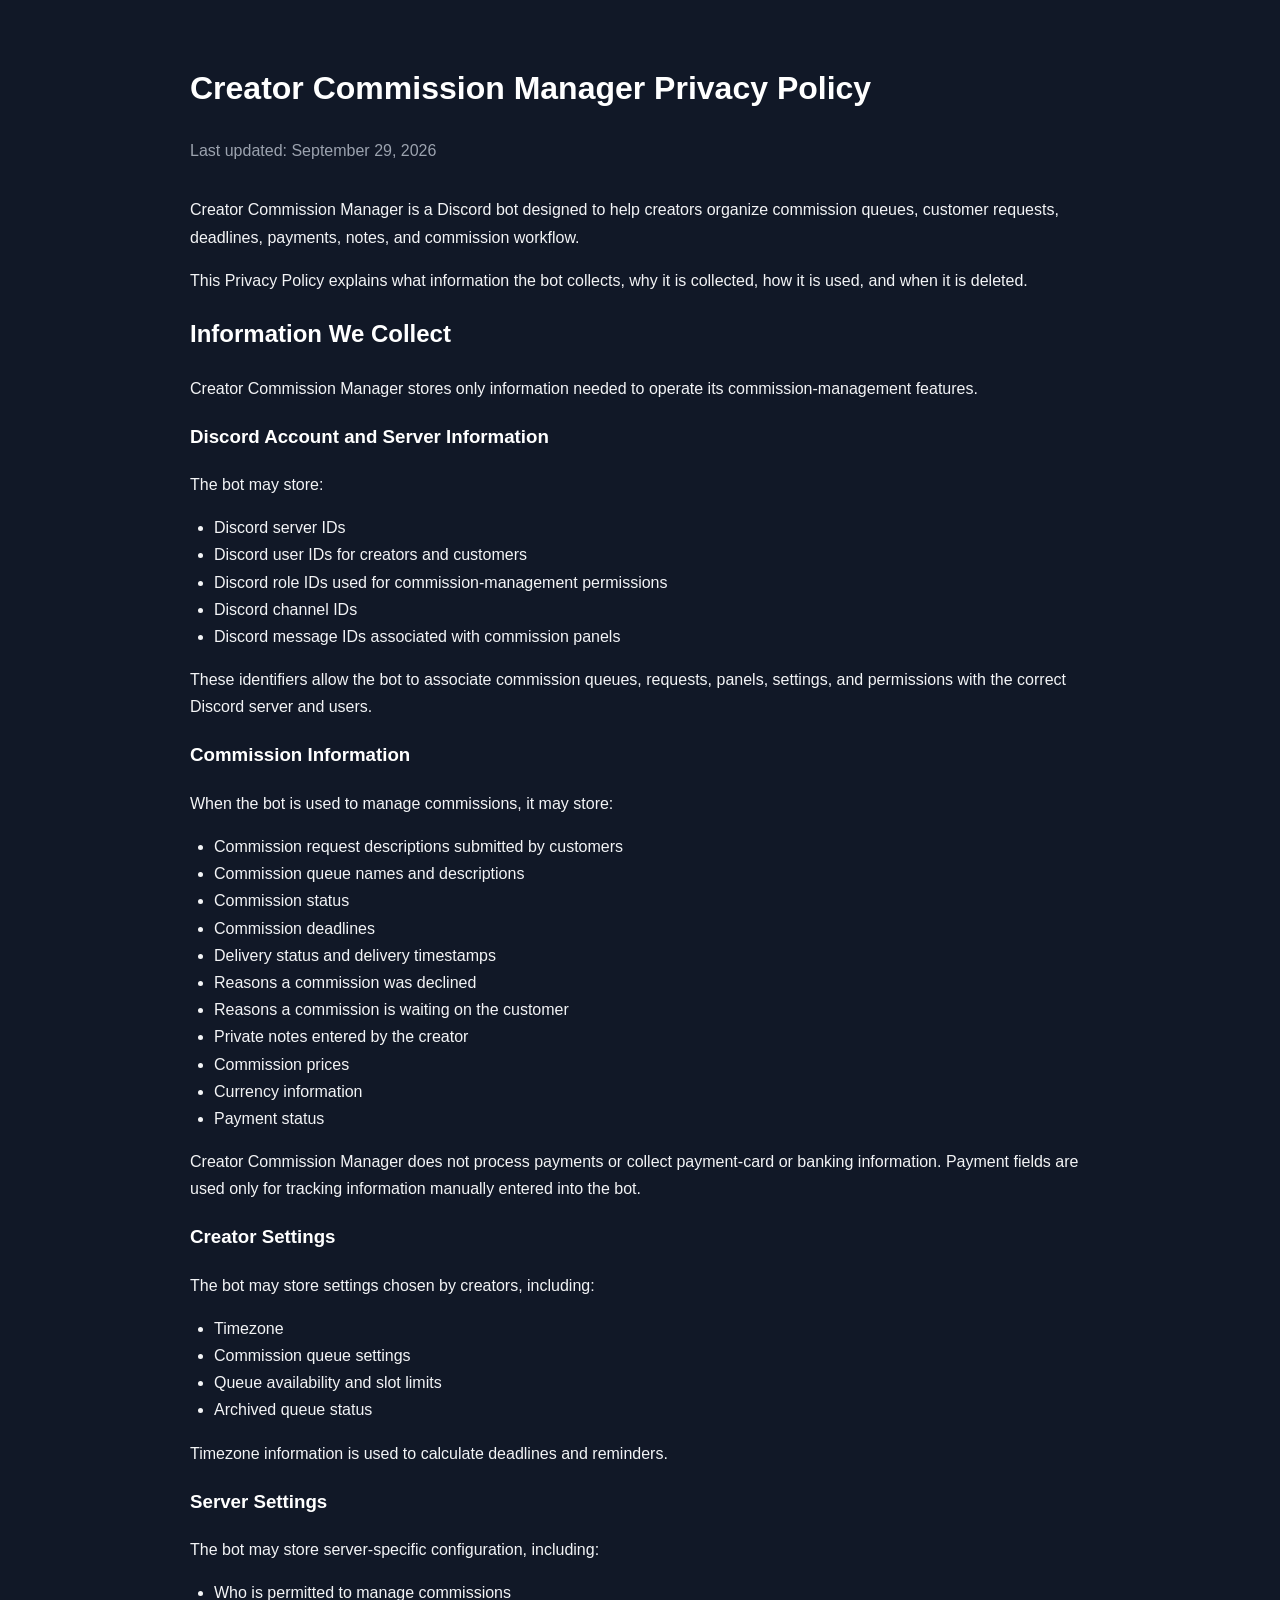
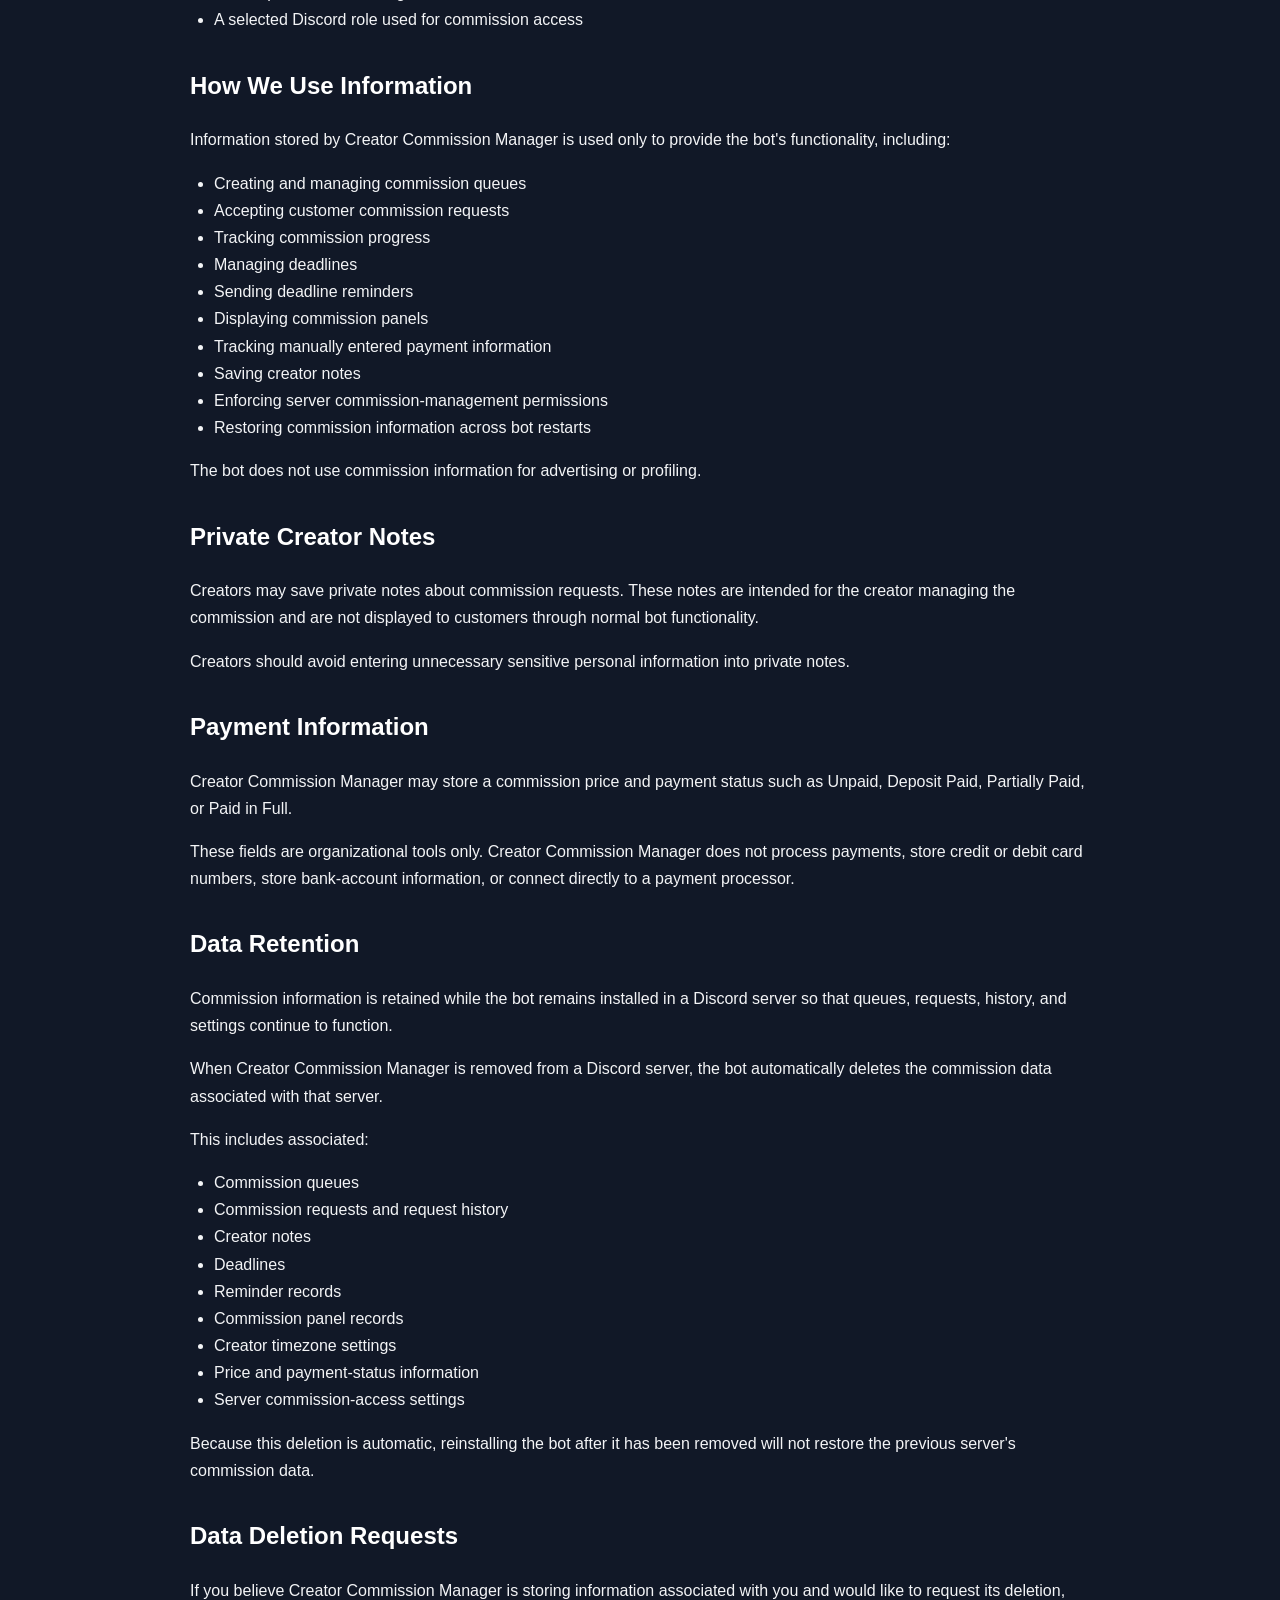
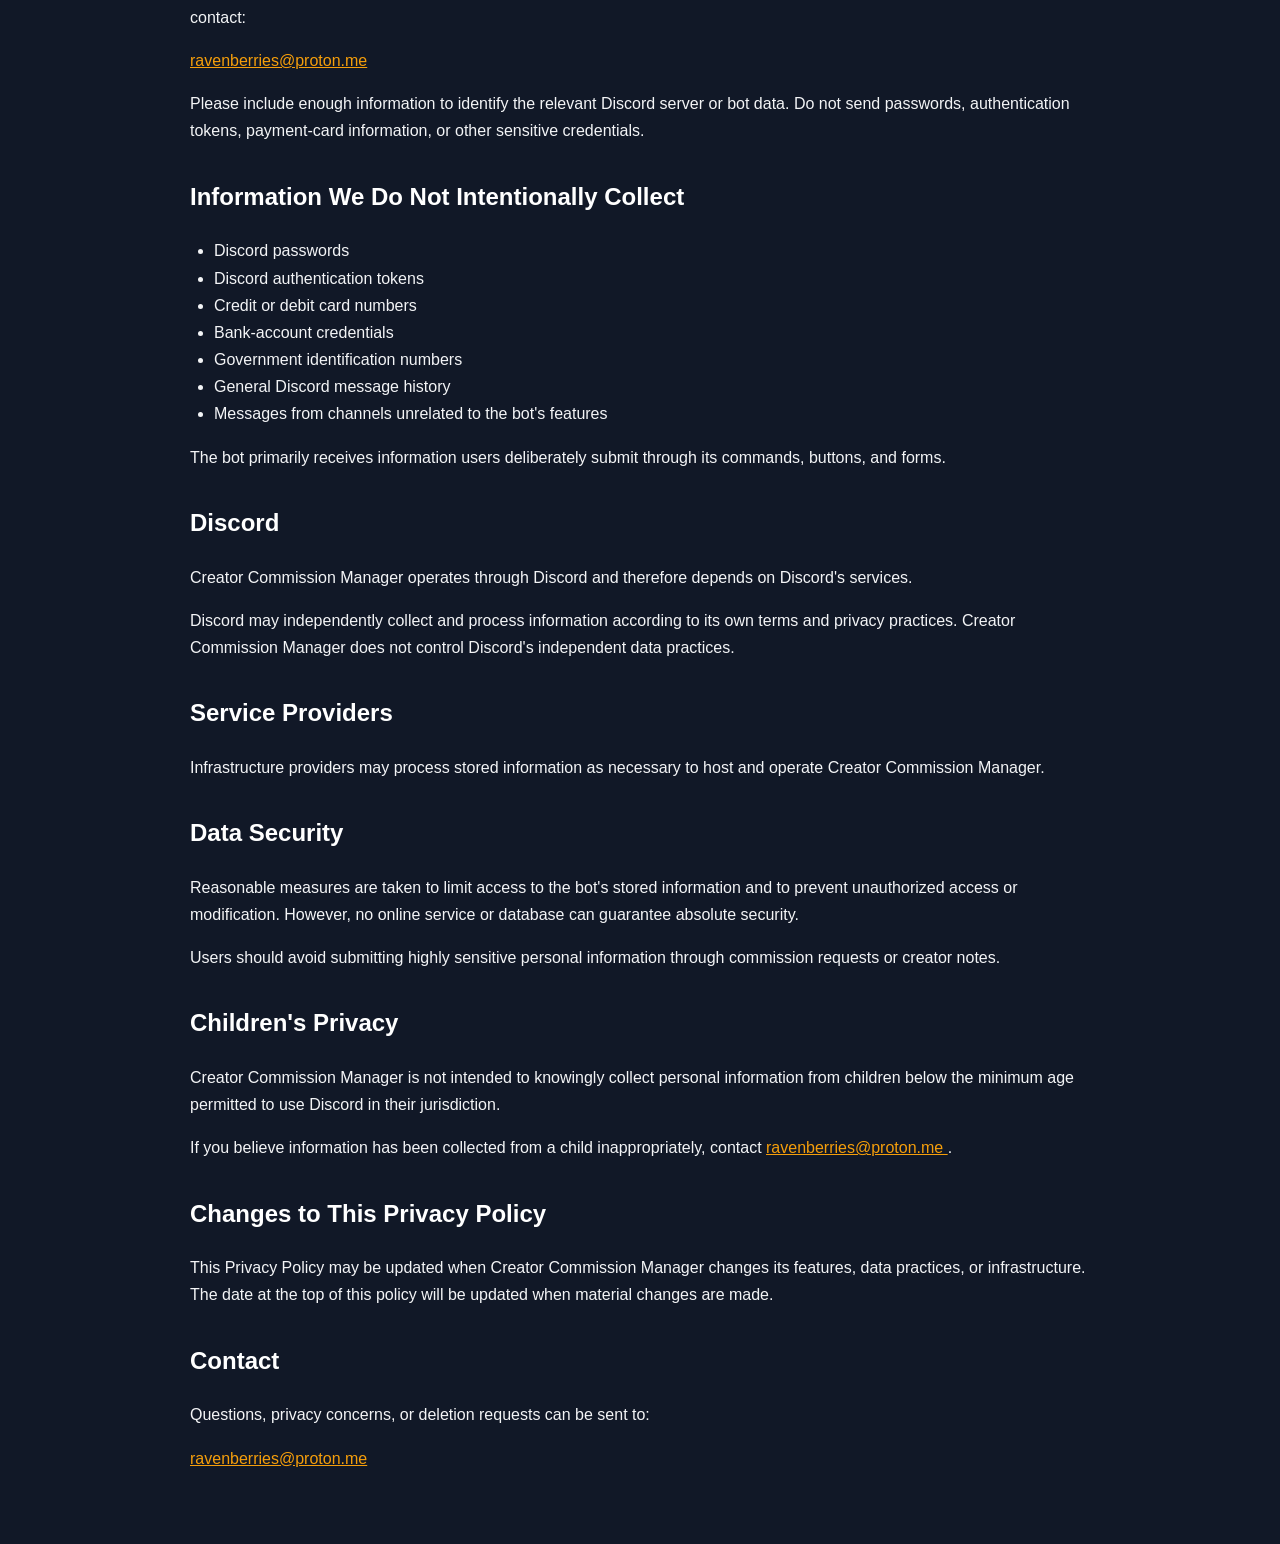
<file: creator-commission-manager/privacy.html>
<!DOCTYPE html>
<html lang="en">
<head>
  <meta charset="UTF-8" />
  <meta name="viewport" content="width=device-width, initial-scale=1.0" />
  <title>Creator Commission Manager Privacy Policy</title>

  <style>
    body {
      font-family: Arial, sans-serif;
      max-width: 900px;
      margin: 0 auto;
      padding: 40px 20px;
      line-height: 1.7;
      background: #111827;
      color: #f3f4f6;
    }

    h1, h2, h3 {
      color: #ffffff;
    }

    a {
      color: #f59e0b;
    }

    .updated {
      color: #9ca3af;
      margin-bottom: 32px;
    }

    section {
      margin-bottom: 32px;
    }

    ul {
      padding-left: 24px;
    }
  </style>
</head>

<body>
  <h1>Creator Commission Manager Privacy Policy</h1>

  <p class="updated">
    Last updated: September 29, 2026
  </p>

  <p>
    Creator Commission Manager is a Discord bot designed to help creators
    organize commission queues, customer requests, deadlines, payments,
    notes, and commission workflow.
  </p>

  <p>
    This Privacy Policy explains what information the bot collects,
    why it is collected, how it is used, and when it is deleted.
  </p>

  <section>
    <h2>Information We Collect</h2>

    <p>
      Creator Commission Manager stores only information needed to operate
      its commission-management features.
    </p>

    <h3>Discord Account and Server Information</h3>

    <p>The bot may store:</p>

    <ul>
      <li>Discord server IDs</li>
      <li>Discord user IDs for creators and customers</li>
      <li>Discord role IDs used for commission-management permissions</li>
      <li>Discord channel IDs</li>
      <li>Discord message IDs associated with commission panels</li>
    </ul>

    <p>
      These identifiers allow the bot to associate commission queues,
      requests, panels, settings, and permissions with the correct Discord
      server and users.
    </p>

    <h3>Commission Information</h3>

    <p>When the bot is used to manage commissions, it may store:</p>

    <ul>
      <li>Commission request descriptions submitted by customers</li>
      <li>Commission queue names and descriptions</li>
      <li>Commission status</li>
      <li>Commission deadlines</li>
      <li>Delivery status and delivery timestamps</li>
      <li>Reasons a commission was declined</li>
      <li>Reasons a commission is waiting on the customer</li>
      <li>Private notes entered by the creator</li>
      <li>Commission prices</li>
      <li>Currency information</li>
      <li>Payment status</li>
    </ul>

    <p>
      Creator Commission Manager does not process payments or collect
      payment-card or banking information. Payment fields are used only for
      tracking information manually entered into the bot.
    </p>

    <h3>Creator Settings</h3>

    <p>The bot may store settings chosen by creators, including:</p>

    <ul>
      <li>Timezone</li>
      <li>Commission queue settings</li>
      <li>Queue availability and slot limits</li>
      <li>Archived queue status</li>
    </ul>

    <p>
      Timezone information is used to calculate deadlines and reminders.
    </p>

    <h3>Server Settings</h3>

    <p>The bot may store server-specific configuration, including:</p>

    <ul>
      <li>Who is permitted to manage commissions</li>
      <li>A selected Discord role used for commission access</li>
    </ul>
  </section>

  <section>
    <h2>How We Use Information</h2>

    <p>
      Information stored by Creator Commission Manager is used only to
      provide the bot's functionality, including:
    </p>

    <ul>
      <li>Creating and managing commission queues</li>
      <li>Accepting customer commission requests</li>
      <li>Tracking commission progress</li>
      <li>Managing deadlines</li>
      <li>Sending deadline reminders</li>
      <li>Displaying commission panels</li>
      <li>Tracking manually entered payment information</li>
      <li>Saving creator notes</li>
      <li>Enforcing server commission-management permissions</li>
      <li>Restoring commission information across bot restarts</li>
    </ul>

    <p>
      The bot does not use commission information for advertising or profiling.
    </p>
  </section>

  <section>
    <h2>Private Creator Notes</h2>

    <p>
      Creators may save private notes about commission requests.
      These notes are intended for the creator managing the commission and
      are not displayed to customers through normal bot functionality.
    </p>

    <p>
      Creators should avoid entering unnecessary sensitive personal
      information into private notes.
    </p>
  </section>

  <section>
    <h2>Payment Information</h2>

    <p>
      Creator Commission Manager may store a commission price and payment
      status such as Unpaid, Deposit Paid, Partially Paid, or Paid in Full.
    </p>

    <p>
      These fields are organizational tools only. Creator Commission Manager
      does not process payments, store credit or debit card numbers, store
      bank-account information, or connect directly to a payment processor.
    </p>
  </section>

  <section>
    <h2>Data Retention</h2>

    <p>
      Commission information is retained while the bot remains installed in
      a Discord server so that queues, requests, history, and settings
      continue to function.
    </p>

    <p>
      When Creator Commission Manager is removed from a Discord server, the
      bot automatically deletes the commission data associated with that
      server.
    </p>

    <p>This includes associated:</p>

    <ul>
      <li>Commission queues</li>
      <li>Commission requests and request history</li>
      <li>Creator notes</li>
      <li>Deadlines</li>
      <li>Reminder records</li>
      <li>Commission panel records</li>
      <li>Creator timezone settings</li>
      <li>Price and payment-status information</li>
      <li>Server commission-access settings</li>
    </ul>

    <p>
      Because this deletion is automatic, reinstalling the bot after it has
      been removed will not restore the previous server's commission data.
    </p>
  </section>

  <section>
    <h2>Data Deletion Requests</h2>

    <p>
      If you believe Creator Commission Manager is storing information
      associated with you and would like to request its deletion, contact:
    </p>

    <p>
      <a href="mailto:ravenberries@proton.me">
        ravenberries@proton.me
      </a>
    </p>

    <p>
      Please include enough information to identify the relevant Discord
      server or bot data. Do not send passwords, authentication tokens,
      payment-card information, or other sensitive credentials.
    </p>
  </section>

  <section>
    <h2>Information We Do Not Intentionally Collect</h2>

    <ul>
      <li>Discord passwords</li>
      <li>Discord authentication tokens</li>
      <li>Credit or debit card numbers</li>
      <li>Bank-account credentials</li>
      <li>Government identification numbers</li>
      <li>General Discord message history</li>
      <li>Messages from channels unrelated to the bot's features</li>
    </ul>

    <p>
      The bot primarily receives information users deliberately submit
      through its commands, buttons, and forms.
    </p>
  </section>

  <section>
    <h2>Discord</h2>

    <p>
      Creator Commission Manager operates through Discord and therefore
      depends on Discord's services.
    </p>

    <p>
      Discord may independently collect and process information according to
      its own terms and privacy practices. Creator Commission Manager does
      not control Discord's independent data practices.
    </p>
  </section>

  <section>
    <h2>Service Providers</h2>

    <p>
      Infrastructure providers may process stored information as necessary
      to host and operate Creator Commission Manager.
    </p>
  </section>

  <section>
    <h2>Data Security</h2>

    <p>
      Reasonable measures are taken to limit access to the bot's stored
      information and to prevent unauthorized access or modification.
      However, no online service or database can guarantee absolute security.
    </p>

    <p>
      Users should avoid submitting highly sensitive personal information
      through commission requests or creator notes.
    </p>
  </section>

  <section>
    <h2>Children's Privacy</h2>

    <p>
      Creator Commission Manager is not intended to knowingly collect
      personal information from children below the minimum age permitted to
      use Discord in their jurisdiction.
    </p>

    <p>
      If you believe information has been collected from a child
      inappropriately, contact
      <a href="mailto:ravenberries@proton.me">
        ravenberries@proton.me
      </a>.
    </p>
  </section>

  <section>
    <h2>Changes to This Privacy Policy</h2>

    <p>
      This Privacy Policy may be updated when Creator Commission Manager
      changes its features, data practices, or infrastructure.
      The date at the top of this policy will be updated when material
      changes are made.
    </p>
  </section>

  <section>
    <h2>Contact</h2>

    <p>
      Questions, privacy concerns, or deletion requests can be sent to:
    </p>

    <p>
      <a href="mailto:ravenberries@proton.me">
        ravenberries@proton.me
      </a>
    </p>
  </section>
</body>
</html>
</file>
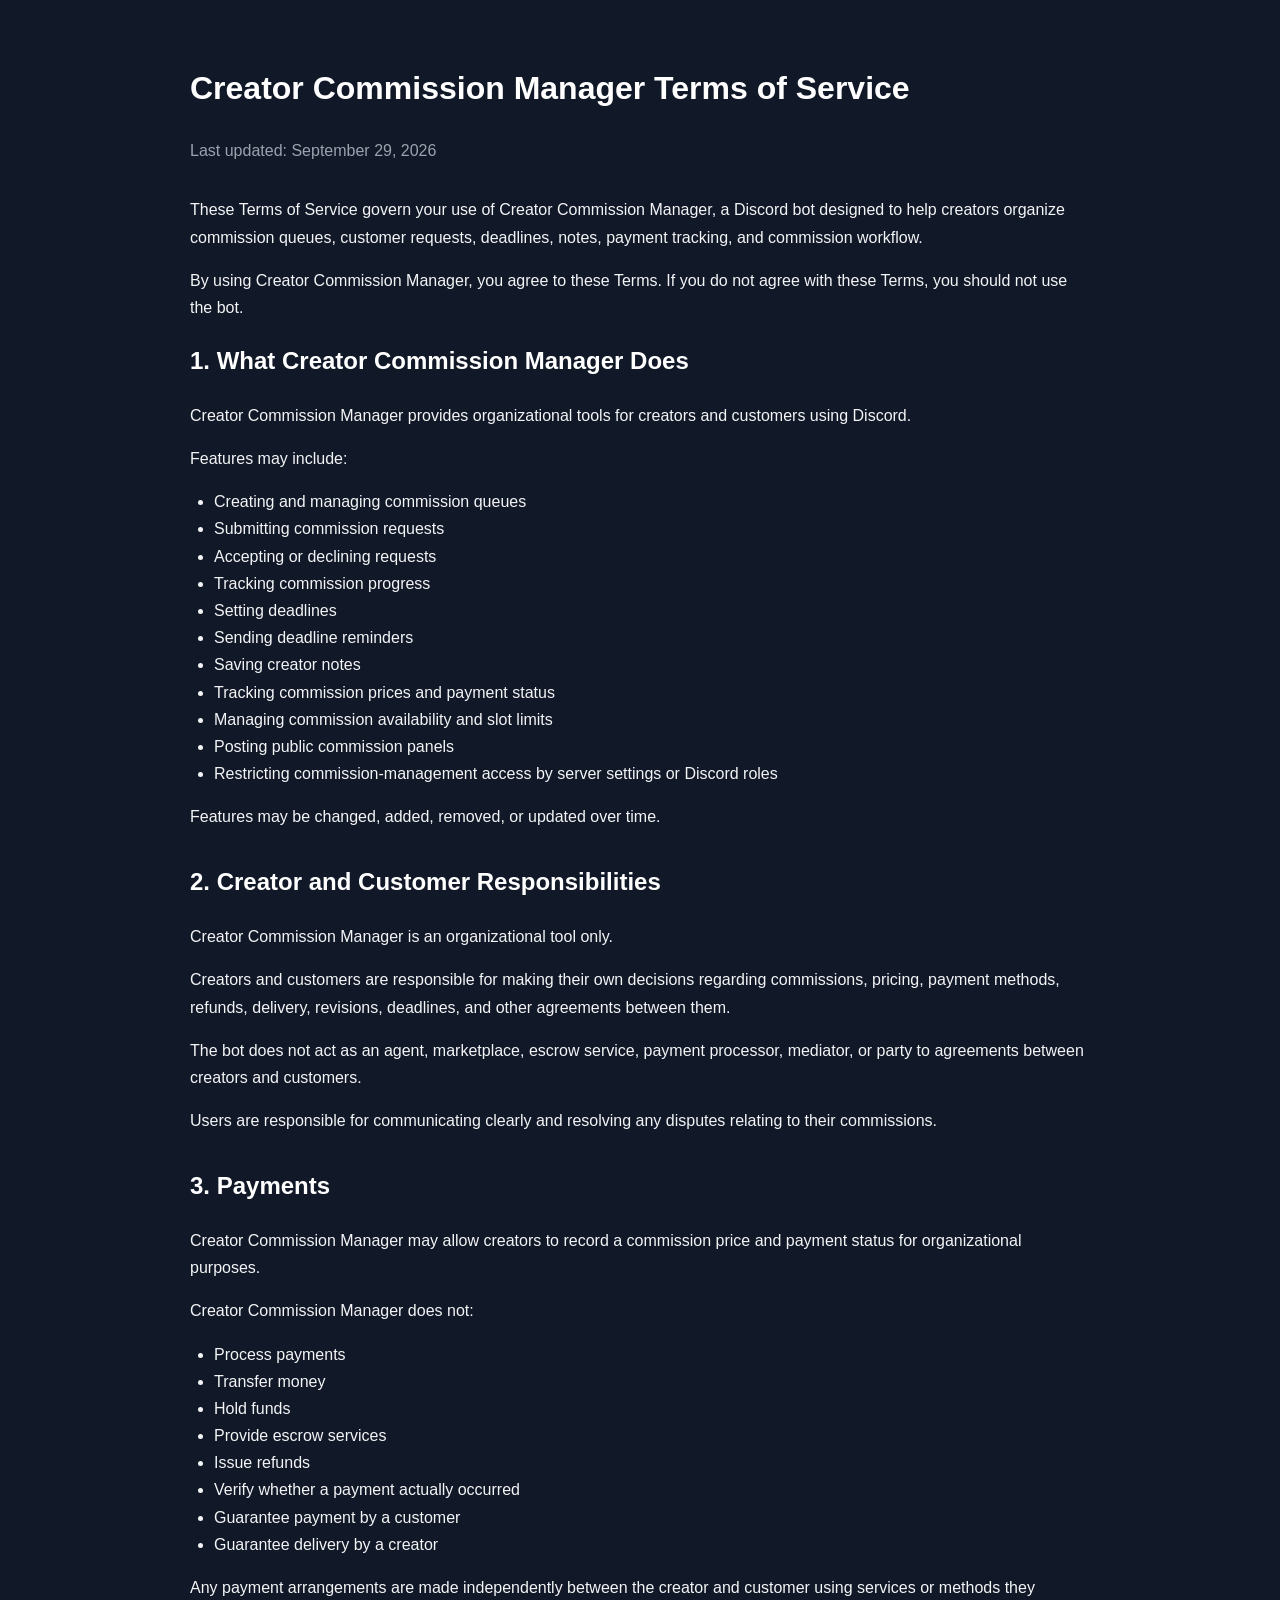
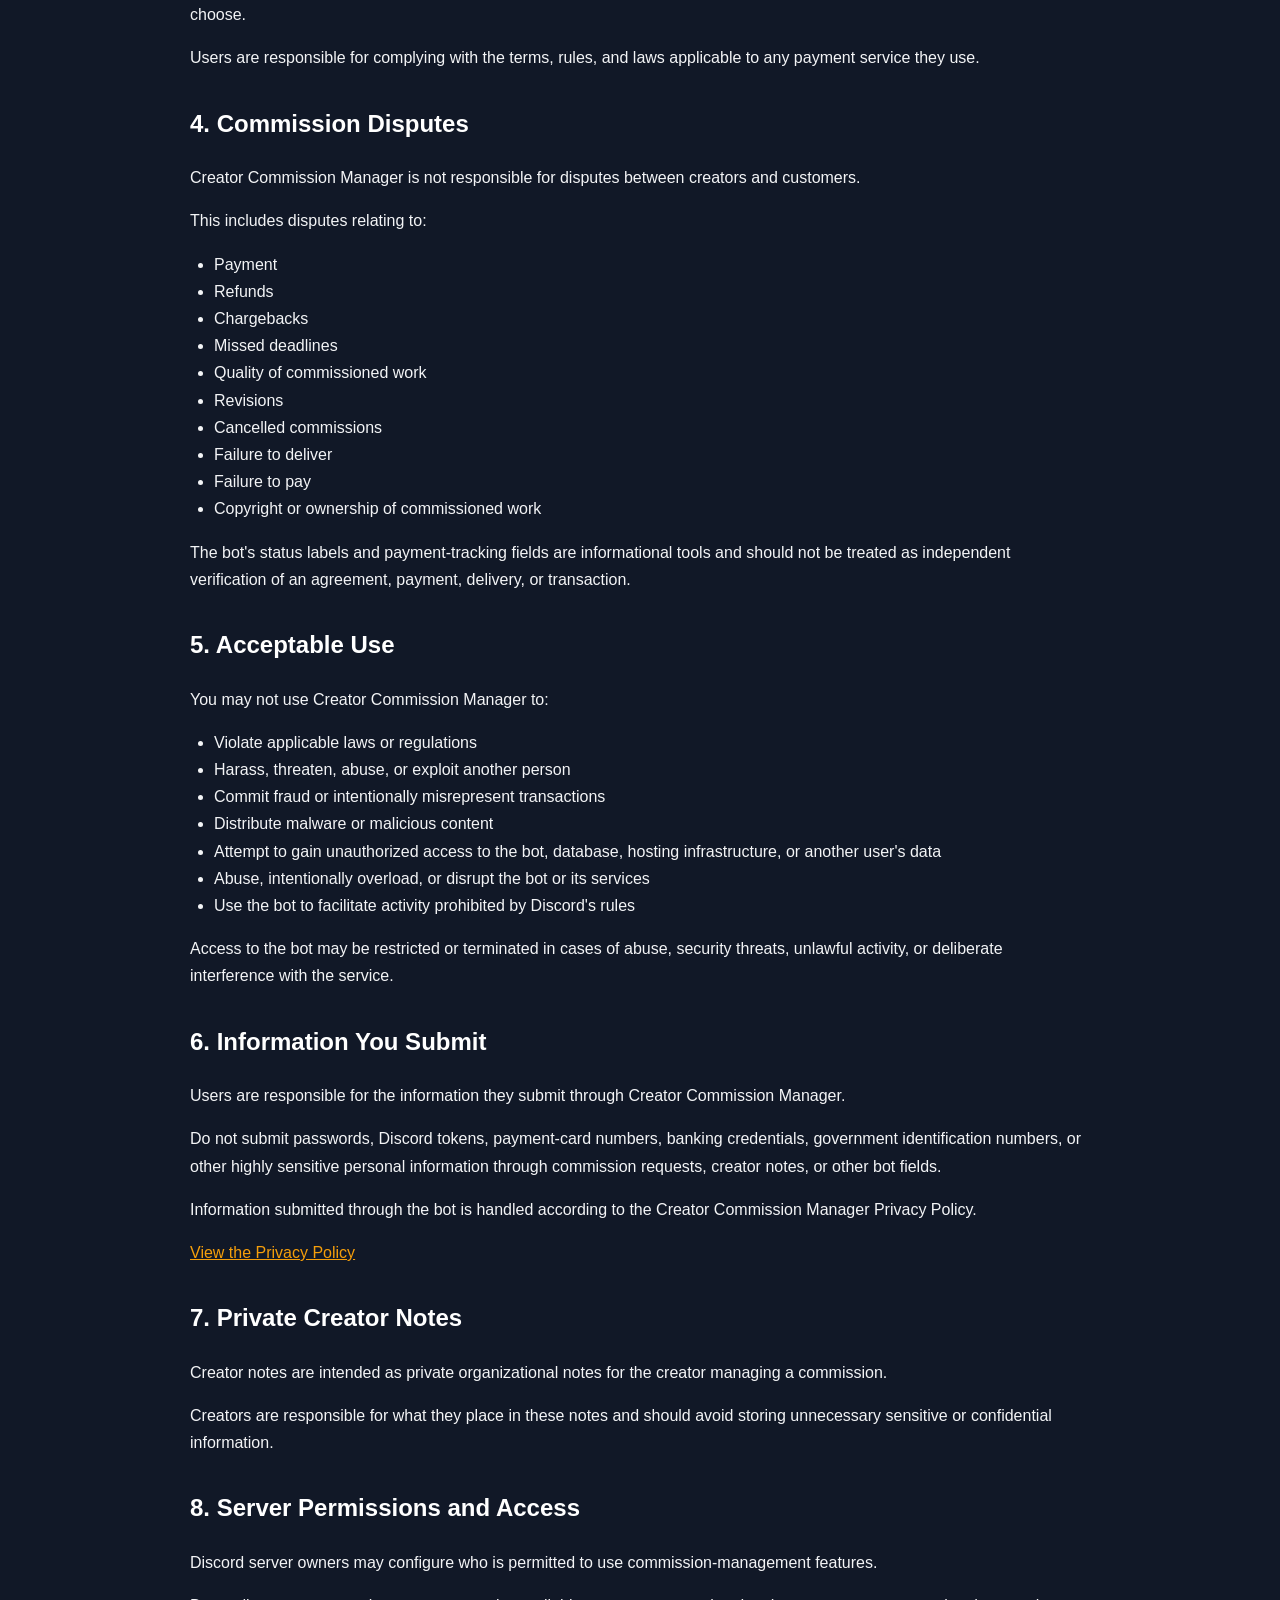
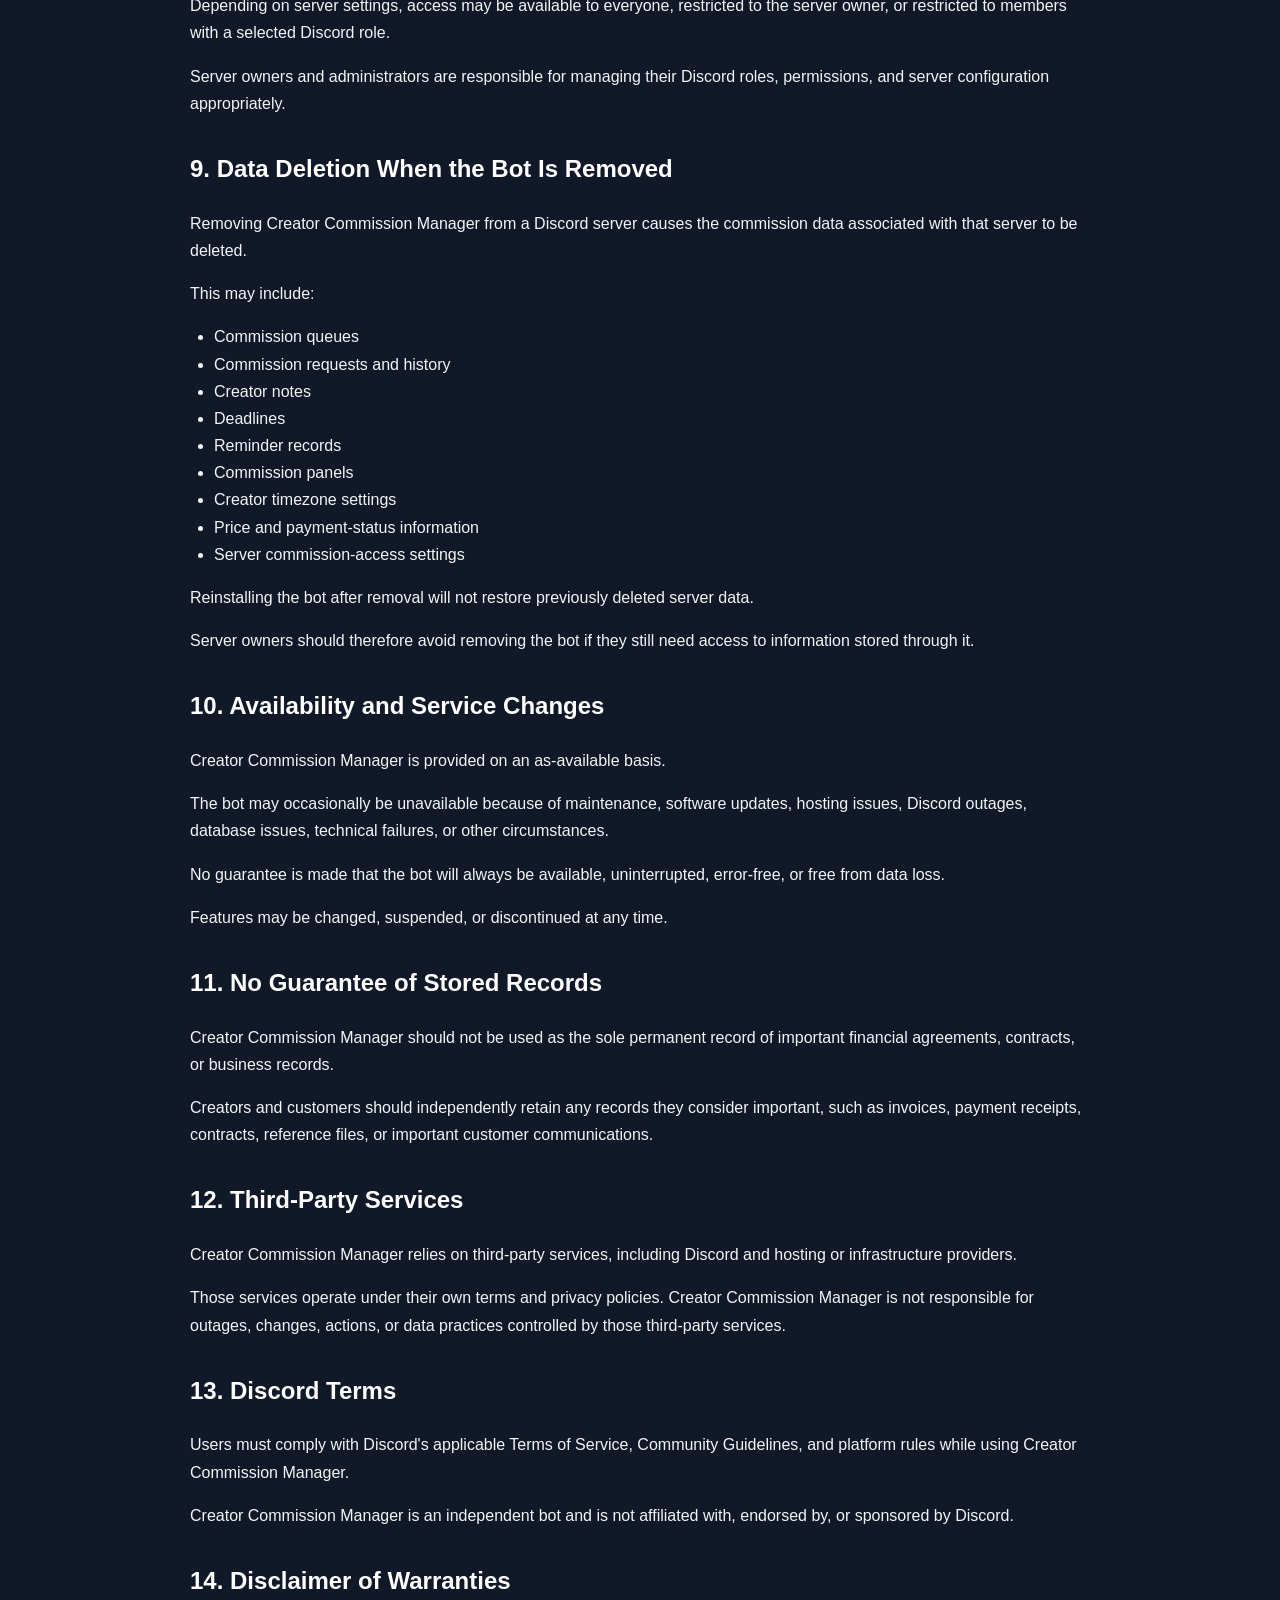
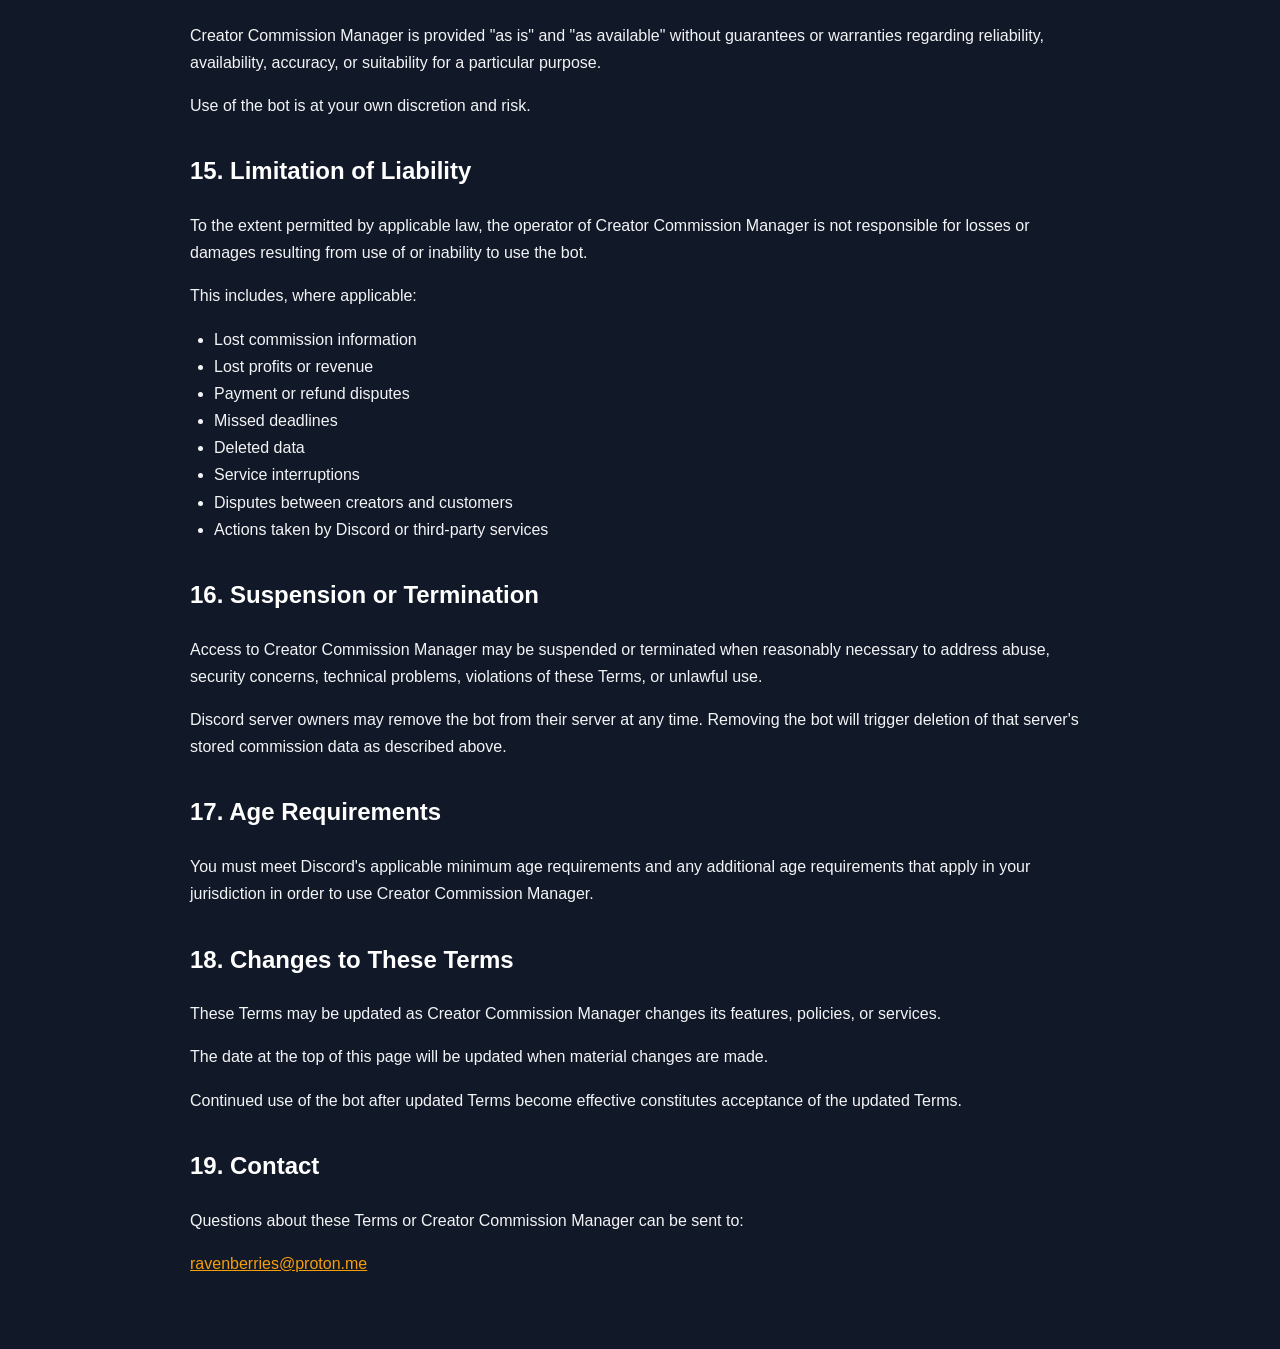
<file: creator-commission-manager/terms.html>
<!DOCTYPE html>
<html lang="en">
<head>
  <meta charset="UTF-8" />
  <meta name="viewport" content="width=device-width, initial-scale=1.0" />

  <title>Creator Commission Manager Terms of Service</title>

  <style>
    body {
      font-family: Arial, sans-serif;
      max-width: 900px;
      margin: 0 auto;
      padding: 40px 20px;
      line-height: 1.7;
      background: #111827;
      color: #f3f4f6;
    }

    h1, h2, h3 {
      color: #ffffff;
    }

    a {
      color: #f59e0b;
    }

    .updated {
      color: #9ca3af;
      margin-bottom: 32px;
    }

    section {
      margin-bottom: 32px;
    }

    ul {
      padding-left: 24px;
    }
  </style>
</head>

<body>

  <h1>Creator Commission Manager Terms of Service</h1>

  <p class="updated">
    Last updated: September 29, 2026
  </p>

  <p>
    These Terms of Service govern your use of Creator Commission Manager,
    a Discord bot designed to help creators organize commission queues,
    customer requests, deadlines, notes, payment tracking, and commission
    workflow.
  </p>

  <p>
    By using Creator Commission Manager, you agree to these Terms.
    If you do not agree with these Terms, you should not use the bot.
  </p>

  <section>
    <h2>1. What Creator Commission Manager Does</h2>

    <p>
      Creator Commission Manager provides organizational tools for creators
      and customers using Discord.
    </p>

    <p>Features may include:</p>

    <ul>
      <li>Creating and managing commission queues</li>
      <li>Submitting commission requests</li>
      <li>Accepting or declining requests</li>
      <li>Tracking commission progress</li>
      <li>Setting deadlines</li>
      <li>Sending deadline reminders</li>
      <li>Saving creator notes</li>
      <li>Tracking commission prices and payment status</li>
      <li>Managing commission availability and slot limits</li>
      <li>Posting public commission panels</li>
      <li>Restricting commission-management access by server settings or Discord roles</li>
    </ul>

    <p>
      Features may be changed, added, removed, or updated over time.
    </p>
  </section>

  <section>
    <h2>2. Creator and Customer Responsibilities</h2>

    <p>
      Creator Commission Manager is an organizational tool only.
    </p>

    <p>
      Creators and customers are responsible for making their own decisions
      regarding commissions, pricing, payment methods, refunds, delivery,
      revisions, deadlines, and other agreements between them.
    </p>

    <p>
      The bot does not act as an agent, marketplace, escrow service,
      payment processor, mediator, or party to agreements between creators
      and customers.
    </p>

    <p>
      Users are responsible for communicating clearly and resolving any
      disputes relating to their commissions.
    </p>
  </section>

  <section>
    <h2>3. Payments</h2>

    <p>
      Creator Commission Manager may allow creators to record a commission
      price and payment status for organizational purposes.
    </p>

    <p>
      Creator Commission Manager does not:
    </p>

    <ul>
      <li>Process payments</li>
      <li>Transfer money</li>
      <li>Hold funds</li>
      <li>Provide escrow services</li>
      <li>Issue refunds</li>
      <li>Verify whether a payment actually occurred</li>
      <li>Guarantee payment by a customer</li>
      <li>Guarantee delivery by a creator</li>
    </ul>

    <p>
      Any payment arrangements are made independently between the creator
      and customer using services or methods they choose.
    </p>

    <p>
      Users are responsible for complying with the terms, rules, and laws
      applicable to any payment service they use.
    </p>
  </section>

  <section>
    <h2>4. Commission Disputes</h2>

    <p>
      Creator Commission Manager is not responsible for disputes between
      creators and customers.
    </p>

    <p>This includes disputes relating to:</p>

    <ul>
      <li>Payment</li>
      <li>Refunds</li>
      <li>Chargebacks</li>
      <li>Missed deadlines</li>
      <li>Quality of commissioned work</li>
      <li>Revisions</li>
      <li>Cancelled commissions</li>
      <li>Failure to deliver</li>
      <li>Failure to pay</li>
      <li>Copyright or ownership of commissioned work</li>
    </ul>

    <p>
      The bot's status labels and payment-tracking fields are informational
      tools and should not be treated as independent verification of an
      agreement, payment, delivery, or transaction.
    </p>
  </section>

  <section>
    <h2>5. Acceptable Use</h2>

    <p>
      You may not use Creator Commission Manager to:
    </p>

    <ul>
      <li>Violate applicable laws or regulations</li>
      <li>Harass, threaten, abuse, or exploit another person</li>
      <li>Commit fraud or intentionally misrepresent transactions</li>
      <li>Distribute malware or malicious content</li>
      <li>Attempt to gain unauthorized access to the bot, database, hosting infrastructure, or another user's data</li>
      <li>Abuse, intentionally overload, or disrupt the bot or its services</li>
      <li>Use the bot to facilitate activity prohibited by Discord's rules</li>
    </ul>

    <p>
      Access to the bot may be restricted or terminated in cases of abuse,
      security threats, unlawful activity, or deliberate interference with
      the service.
    </p>
  </section>

  <section>
    <h2>6. Information You Submit</h2>

    <p>
      Users are responsible for the information they submit through Creator
      Commission Manager.
    </p>

    <p>
      Do not submit passwords, Discord tokens, payment-card numbers,
      banking credentials, government identification numbers, or other
      highly sensitive personal information through commission requests,
      creator notes, or other bot fields.
    </p>

    <p>
      Information submitted through the bot is handled according to the
      Creator Commission Manager Privacy Policy.
    </p>

    <p>
      <a href="./privacy.html">
        View the Privacy Policy
      </a>
    </p>
  </section>

  <section>
    <h2>7. Private Creator Notes</h2>

    <p>
      Creator notes are intended as private organizational notes for the
      creator managing a commission.
    </p>

    <p>
      Creators are responsible for what they place in these notes and should
      avoid storing unnecessary sensitive or confidential information.
    </p>
  </section>

  <section>
    <h2>8. Server Permissions and Access</h2>

    <p>
      Discord server owners may configure who is permitted to use
      commission-management features.
    </p>

    <p>
      Depending on server settings, access may be available to everyone,
      restricted to the server owner, or restricted to members with a
      selected Discord role.
    </p>

    <p>
      Server owners and administrators are responsible for managing their
      Discord roles, permissions, and server configuration appropriately.
    </p>
  </section>

  <section>
    <h2>9. Data Deletion When the Bot Is Removed</h2>

    <p>
      Removing Creator Commission Manager from a Discord server causes the
      commission data associated with that server to be deleted.
    </p>

    <p>This may include:</p>

    <ul>
      <li>Commission queues</li>
      <li>Commission requests and history</li>
      <li>Creator notes</li>
      <li>Deadlines</li>
      <li>Reminder records</li>
      <li>Commission panels</li>
      <li>Creator timezone settings</li>
      <li>Price and payment-status information</li>
      <li>Server commission-access settings</li>
    </ul>

    <p>
      Reinstalling the bot after removal will not restore previously deleted
      server data.
    </p>

    <p>
      Server owners should therefore avoid removing the bot if they still
      need access to information stored through it.
    </p>
  </section>

  <section>
    <h2>10. Availability and Service Changes</h2>

    <p>
      Creator Commission Manager is provided on an as-available basis.
    </p>

    <p>
      The bot may occasionally be unavailable because of maintenance,
      software updates, hosting issues, Discord outages, database issues,
      technical failures, or other circumstances.
    </p>

    <p>
      No guarantee is made that the bot will always be available,
      uninterrupted, error-free, or free from data loss.
    </p>

    <p>
      Features may be changed, suspended, or discontinued at any time.
    </p>
  </section>

  <section>
    <h2>11. No Guarantee of Stored Records</h2>

    <p>
      Creator Commission Manager should not be used as the sole permanent
      record of important financial agreements, contracts, or business
      records.
    </p>

    <p>
      Creators and customers should independently retain any records they
      consider important, such as invoices, payment receipts, contracts,
      reference files, or important customer communications.
    </p>
  </section>

  <section>
    <h2>12. Third-Party Services</h2>

    <p>
      Creator Commission Manager relies on third-party services, including
      Discord and hosting or infrastructure providers.
    </p>

    <p>
      Those services operate under their own terms and privacy policies.
      Creator Commission Manager is not responsible for outages, changes,
      actions, or data practices controlled by those third-party services.
    </p>
  </section>

  <section>
    <h2>13. Discord Terms</h2>

    <p>
      Users must comply with Discord's applicable Terms of Service,
      Community Guidelines, and platform rules while using Creator
      Commission Manager.
    </p>

    <p>
      Creator Commission Manager is an independent bot and is not affiliated
      with, endorsed by, or sponsored by Discord.
    </p>
  </section>

  <section>
    <h2>14. Disclaimer of Warranties</h2>

    <p>
      Creator Commission Manager is provided "as is" and "as available"
      without guarantees or warranties regarding reliability, availability,
      accuracy, or suitability for a particular purpose.
    </p>

    <p>
      Use of the bot is at your own discretion and risk.
    </p>
  </section>

  <section>
    <h2>15. Limitation of Liability</h2>

    <p>
      To the extent permitted by applicable law, the operator of Creator
      Commission Manager is not responsible for losses or damages resulting
      from use of or inability to use the bot.
    </p>

    <p>This includes, where applicable:</p>

    <ul>
      <li>Lost commission information</li>
      <li>Lost profits or revenue</li>
      <li>Payment or refund disputes</li>
      <li>Missed deadlines</li>
      <li>Deleted data</li>
      <li>Service interruptions</li>
      <li>Disputes between creators and customers</li>
      <li>Actions taken by Discord or third-party services</li>
    </ul>
  </section>

  <section>
    <h2>16. Suspension or Termination</h2>

    <p>
      Access to Creator Commission Manager may be suspended or terminated
      when reasonably necessary to address abuse, security concerns,
      technical problems, violations of these Terms, or unlawful use.
    </p>

    <p>
      Discord server owners may remove the bot from their server at any
      time. Removing the bot will trigger deletion of that server's stored
      commission data as described above.
    </p>
  </section>

  <section>
    <h2>17. Age Requirements</h2>

    <p>
      You must meet Discord's applicable minimum age requirements and any
      additional age requirements that apply in your jurisdiction in order
      to use Creator Commission Manager.
    </p>
  </section>

  <section>
    <h2>18. Changes to These Terms</h2>

    <p>
      These Terms may be updated as Creator Commission Manager changes its
      features, policies, or services.
    </p>

    <p>
      The date at the top of this page will be updated when material changes
      are made.
    </p>

    <p>
      Continued use of the bot after updated Terms become effective
      constitutes acceptance of the updated Terms.
    </p>
  </section>

  <section>
    <h2>19. Contact</h2>

    <p>
      Questions about these Terms or Creator Commission Manager can be sent
      to:
    </p>

    <p>
      <a href="mailto:ravenberries@proton.me">
        ravenberries@proton.me
      </a>
    </p>
  </section>

</body>
</html>
</file>
<file: style.css>
* {
  box-sizing: border-box;
}

:root {
  --bg: #323339;
  --bg-2: #323339;
  --panel: #eef3cf;
  --panel-2: #c8d895;
  --panel-dark: #6b8b25;
  --ink: #10130d;
  --muted: #5f675a;
  --line: #11150e;
  --orange: #ff8a24;
  --orange-soft: #ffb266;
  --white: #fffef8;
  --shadow: 0 10px 30px rgba(0, 0, 0, .28);
}

html {
  scroll-behavior: smooth;
}

body {
  margin: 0;
  min-height: 100vh;
  color: var(--white);
  background: #323339;
  font-family: "Courier New", ui-monospace, SFMono-Regular, Menlo, Consolas, monospace;
}

body::before {
  content: "";
  position: fixed;
  inset: 0;
  pointer-events: none;
  opacity: .08;
  background-image:
    linear-gradient(rgba(255, 255, 255, .035) 1px, transparent 1px),
    linear-gradient(90deg, rgba(255, 255, 255, .025) 1px, transparent 1px);
  background-size: 18px 18px;
}

a {
  color: inherit;
}

.shell {
  width: min(1080px, calc(100% - 24px));
  margin: 0 auto;
  padding: 24px 0 40px;
}

.window {
  border: 2px solid var(--line);
  border-radius: 18px;
  background: linear-gradient(180deg, var(--panel), var(--panel-2) 38%, var(--panel-dark));
  color: var(--ink);
  box-shadow: var(--shadow);
  overflow: hidden;
}

.topbar {
  position: sticky;
  top: 10px;
  z-index: 10;
  display: flex;
  align-items: center;
  justify-content: space-between;
  gap: 16px;
  padding: 10px 14px;
  margin-bottom: 22px;
  background: rgba(248, 249, 229, .95);
  backdrop-filter: blur(8px);
}

.brand {
  display: inline-flex;
  align-items: center;
  gap: 8px;
  text-decoration: none;
  font-weight: 800;
}

.brand-dot {
  width: 12px;
  height: 12px;
  border-radius: 50%;
  background: var(--orange);
  border: 2px solid var(--line);
}

.nav {
  display: flex;
  flex-wrap: wrap;
  gap: 8px;
  justify-content: flex-end;
}

.nav a {
  text-decoration: none;
  padding: 8px 12px;
  border: 2px solid transparent;
  border-radius: 999px;
  font-weight: 700;
  color: #26301f;
}

.nav a:hover,
.nav a.active {
  border-color: var(--line);
  background: linear-gradient(180deg, #f7ffd8, #a8c663);
}

.page {
  display: none;
  animation: pageIn .18s ease;
}

.page.active {
  display: block;
}

@keyframes pageIn {
  from {
    opacity: 0;
    transform: translateY(5px);
  }

  to {
    opacity: 1;
    transform: translateY(0);
  }
}

.window-titlebar {
  display: flex;
  justify-content: space-between;
  align-items: center;
  gap: 12px;
  padding: 11px 14px;
  border-bottom: 2px solid var(--line);
  background: linear-gradient(180deg, #f8ffd7, #abc967);
  font-weight: 800;
}

.window-icons {
  letter-spacing: 6px;
  white-space: nowrap;
}

.window-body {
  padding: 18px;
}

.hero-window {
  margin-bottom: 18px;
}

.hero-grid {
  display: grid;
  grid-template-columns: 240px 1fr;
  gap: 22px;
  padding: 22px;
  align-items: center;
}

.avatar-placeholder {
  aspect-ratio: 1;
  border: 3px solid var(--line);
  border-radius: 16px;
  display: grid;
  place-items: center;
  align-content: center;
  gap: 8px;
  background:
    radial-gradient(circle at 35% 30%, #f7c787 0 12%, transparent 13%),
    linear-gradient(145deg, #d98e53, #6f8e45);
  color: #1b1d16;
  font-size: clamp(54px, 10vw, 110px);
  font-weight: 900;
}

.avatar-placeholder small {
  font-size: 11px;
  text-align: center;
  padding: 0 12px;
}

.hero-copy h1,
.section-heading h2 {
  margin: 0;
  line-height: 1;
}

.hero-copy h1 {
  font-size: clamp(42px, 8vw, 84px);
}

.eyebrow {
  margin: 0 0 8px;
  font-size: 13px;
  text-transform: uppercase;
  letter-spacing: .12em;
  color: #36432b;
  font-weight: 800;
}

.subtitle {
  font-size: 18px;
  font-weight: 800;
  color: #314025;
}

.hero-copy p {
  line-height: 1.6;
}

.button-row {
  display: flex;
  flex-wrap: wrap;
  gap: 10px;
  margin-top: 18px;
}

.btn,
.link-button,
.project-link {
  display: inline-flex;
  align-items: center;
  justify-content: center;
  min-height: 44px;
  border: 2px solid var(--line);
  border-radius: 999px;
  padding: 10px 16px;
  text-decoration: none;
  font-weight: 800;
  color: var(--ink);
  background: #fbfbf2;
}

.btn.primary,
.project-link.primary {
  background: linear-gradient(180deg, var(--orange-soft), var(--orange));
}

.btn:hover,
.link-button:hover,
.project-link:hover {
  transform: translateY(-1px);
  filter: brightness(1.03);
}

.home-grid,
.music-grid {
  display: grid;
  grid-template-columns: 1fr 1fr;
  gap: 18px;
}

.status-list p {
  margin: 8px 0;
}

.tag-cloud {
  display: flex;
  flex-wrap: wrap;
  gap: 8px;
}

.tag-cloud span,
.project-tags span,
.status-pill {
  display: inline-flex;
  align-items: center;
  border: 2px solid var(--line);
  border-radius: 999px;
  padding: 5px 9px;
  background: #f9fbe8;
  font-size: 12px;
  font-weight: 800;
}

.section-heading {
  margin: 8px 4px 18px;
}

.section-heading h2 {
  font-size: clamp(34px, 7vw, 64px);
  margin-bottom: 10px;
}

.section-heading p:not(.eyebrow) {
  max-width: 760px;
  color: #dbe5d2;
  line-height: 1.6;
}

.project-grid {
  display: grid;
  grid-template-columns: repeat(2, minmax(0, 1fr));
  gap: 18px;
}

.project-card {
  border: 2px solid var(--line);
  border-radius: 18px;
  overflow: hidden;
  background: linear-gradient(180deg, #f2f6d8, #b9cc76);
  color: var(--ink);
  box-shadow: var(--shadow);
}

.project-card.featured {
  grid-column: 1 / -1;
}

.project-card-head {
  padding: 13px 15px;
  border-bottom: 2px solid var(--line);
  background: linear-gradient(180deg, #fbffd7, #b6d56b);
  display: flex;
  justify-content: space-between;
  gap: 10px;
  align-items: center;
}

.project-card-head h3 {
  margin: 0;
  font-size: 20px;
}

.project-body {
  padding: 16px;
}

.project-type {
  margin: 0 0 10px;
  color: #435033;
  font-weight: 800;
}

.project-description {
  line-height: 1.55;
}

.project-tags {
  display: flex;
  flex-wrap: wrap;
  gap: 7px;
  margin: 15px 0;
}

.project-actions {
  display: flex;
  flex-wrap: wrap;
  gap: 9px;
}

.link-groups {
  display: grid;
  grid-template-columns: repeat(2, minmax(0, 1fr));
  gap: 18px;
}

.link-group {
  border: 2px solid var(--line);
  border-radius: 18px;
  overflow: hidden;
  background: linear-gradient(180deg, #eef3cf, #8cac42);
  color: var(--ink);
  box-shadow: var(--shadow);
}

.link-group h3 {
  margin: 0;
  padding: 12px 14px;
  border-bottom: 2px solid var(--line);
  background: linear-gradient(180deg, #faffdc, #b5d06c);
}

.link-stack,
.stacked-links {
  display: grid;
  gap: 9px;
  padding: 14px;
}

.link-button {
  width: 100%;
}

.link-button.disabled {
  opacity: .55;
  pointer-events: none;
}

.artist-list {
  display: flex;
  flex-wrap: wrap;
  gap: 8px;
}

.artist-list span {
  border: 2px solid var(--line);
  border-radius: 10px;
  padding: 8px 10px;
  background: #fbfbf3;
}

.footer {
  margin-top: 22px;
  padding: 10px 14px;
  display: flex;
  justify-content: space-between;
  gap: 12px;
  background: rgba(248, 249, 229, .92);
  font-size: 12px;
}

@media (max-width: 760px) {
  .shell {
    width: min(100% - 18px, 1080px);
    padding-top: 10px;
  }

  .topbar {
    position: static;
    flex-direction: column;
    align-items: stretch;
  }

  .nav {
    justify-content: flex-start;
  }

  .nav a {
    flex: 1 1 calc(50% - 8px);
    text-align: center;
  }

  .hero-grid {
    grid-template-columns: 1fr;
  }

  .avatar-placeholder {
    width: min(260px, 100%);
    justify-self: center;
  }

  .home-grid,
  .music-grid,
  .project-grid,
  .link-groups {
    grid-template-columns: 1fr;
  }

  .project-card.featured {
    grid-column: auto;
  }

  .window-icons {
    display: none;
  }
}

@media (prefers-reduced-motion: reduce) {

  *,
  *::before,
  *::after {
    scroll-behavior: auto !important;
    animation: none !important;
    transition: none !important;
  }
}

/* =====================================================
   RETRO VISUAL REFRESH
   ===================================================== */

:root {
  --cream: #f6f1da;
  --cream-2: #e8e0bc;
  --green-pale: #dce8ad;
  --green-mid: #a9c76c;
  --green-deep: #5f7d2e;
  --green-dark: #2d4525;
  --orange: #ff8a24;
  --orange-soft: #ffc078;
  --line: #11130f;
  --retro-shadow: 7px 7px 0 rgba(0, 0, 0, .45);
}

body {
  background:
    radial-gradient(circle at 20% 15%,
      rgba(108, 143, 63, .19),
      transparent 22rem),
    radial-gradient(circle at 85% 18%,
      rgba(57, 89, 49, .30),
      transparent 24rem),
    linear-gradient(rgba(6, 16, 10, .47),
      rgba(6, 16, 10, .79)),
    repeating-linear-gradient(100deg,
      #102317 0 42px,
      #1b351f 42px 58px,
      #0c1a11 58px 92px);

  background-attachment: fixed;
}

.window,
.project-card,
.link-group {
  border: 2px solid var(--line);
  border-radius: 10px;
  box-shadow: var(--retro-shadow);
}

.window-titlebar,
.project-card-head,
.link-group h3 {
  background:
    linear-gradient(180deg,
      #eef5c8 0%,
      #c7dc86 50%,
      #9fbe5e 51%,
      #79963e 100%);

  border-bottom: 2px solid var(--line);
  color: #17200f;
  text-shadow: 0 1px rgba(255, 255, 255, .55);
}

.topbar {
  border-radius: 10px;
  background: rgba(246, 241, 218, .97);
}

.nav a {
  border-radius: 5px;
}

.nav a::before {
  content: "📁 ";
  font-size: .88em;
}

.nav a[data-route="home"]::before {
  content: "⌂ ";
}

.nav a:hover,
.nav a.active {
  background: linear-gradient(#f8f9df,
      #c7db88);

  border-color: var(--line);
}

.desktop-status {
  font-size: 11px;
  color: #375626;
  font-weight: bold;
  white-space: nowrap;
}

.hero-grid {
  background:
    linear-gradient(115deg,
      rgba(255, 255, 255, .42),
      transparent 40%),
    linear-gradient(180deg,
      var(--cream),
      #d7ddb1);
}

.profile-photo {
  display: block;
  width: 100%;
  aspect-ratio: 1;
  object-fit: cover;
  border: 2px solid var(--line);
}

.avatar-placeholder {
  border-radius: 0;
  border: 2px solid var(--line);

  background:
    radial-gradient(circle at 35% 26%,
      #efb66f 0 10%,
      transparent 11%),
    radial-gradient(circle at 67% 45%,
      rgba(244, 169, 72, .55),
      transparent 18%),
    linear-gradient(150deg,
      #c47d54,
      #8a9f55 52%,
      #3e5f36);
}

.photo-caption {
  display: block;
  margin-top: 7px;
  color: #536047;
  font-size: 11px;
  text-align: center;
}

.btn,
.link-button,
.project-link {
  border-radius: 6px;
  background: linear-gradient(#fffef4,
      #dcd9bc);
}

.btn.primary,
.project-link.primary {
  background: linear-gradient(#ffd49b,
      var(--orange));
}

.tag-cloud span,
.project-tags span,
.status-pill {
  border-radius: 4px;
}

.project-body,
.link-stack,
.stacked-links {
  background: linear-gradient(#f7f2dd,
      #e4dfbf);
}

.artist-list span {
  border-radius: 4px;
}

.section-heading h2 {
  color: #fff9de;
  text-shadow: 4px 4px 0 rgba(0, 0, 0, .33);
}

@media (max-width: 760px) {
  .topbar {
    position: static;
  }

  .profile-photo-wrap {
    width: min(245px, 100%);
    justify-self: center;
  }
}

/* =====================================================
   PROJECT PAGE POLISH
   ===================================================== */

.project-card {
  position: relative;
}

.project-card-head {
  min-height: 58px;
}

.project-card-head h3 {
  font-size: 19px;
  letter-spacing: .02em;
}

.project-card-head h3::before {
  content: "▣ ";
  opacity: .65;
}

.project-type {
  display: inline-block;
  margin: 0 0 12px;
  padding: 4px 8px;

  border: 2px solid var(--line);
  border-radius: 4px;

  background: #f8f4df;

  font-size: 12px;
  text-transform: uppercase;
  letter-spacing: .08em;
}

.project-description {
  margin-top: 4px;
  font-size: 15px;
  line-height: 1.65;
}

.project-tags {
  padding-top: 4px;
}

.project-tags span {
  background: #f8f5e4;
}

.project-card.featured {
  border-color: #17130d;
}

.project-card.featured .project-card-head {
  background:
    linear-gradient(180deg,
      #ffd8a4 0%,
      #ffb360 50%,
      #ff922f 51%,
      #e86e12 100%);
}

.project-card.featured .status-pill {
  background: #fff3c8;
}

.project-actions {
  margin-top: 4px;
}

.project-link {
  min-width: 150px;
}

.project-body small {
  color: #5c6354;
  font-style: italic;
}

/* =====================================================
   TYPOGRAPHY CLEANUP
   Mostly retro Windows, with monospace only as an accent
   ===================================================== */

/* Main readable font */
body {
  font-family: Tahoma, Verdana, Arial, sans-serif;
}

/* Main personal/page headings */
.hero-copy h1,
.section-heading h2 {
  font-family: Tahoma, Verdana, Arial, sans-serif;
  font-weight: 800;
  letter-spacing: -0.03em;
}

/* Project names */
.project-card-head h3 {
  font-family: Tahoma, Verdana, Arial, sans-serif;
  font-weight: 800;
  letter-spacing: 0;
}

/* Normal descriptions */
.hero-copy p,
.project-description,
.section-heading p:not(.eyebrow),
.status-list,
.artist-list,
.link-button {
  font-family: Tahoma, Verdana, Arial, sans-serif;
}

/* Buttons should feel like old Windows controls, not code */
.btn,
.project-link {
  font-family: Tahoma, Verdana, Arial, sans-serif;
  font-weight: 700;
}

/* Keep the "computer" font only on UI/file-like elements */
.brand,
.nav a,
.window-titlebar,
.eyebrow,
.project-type,
.status-pill,
.project-tags span,
.tag-cloud span,
.photo-caption,
.desktop-status,
.footer {
  font-family: "Courier New", Courier, monospace;
}

/* File-path text above each page */
.section-heading .eyebrow {
  text-transform: none;
  letter-spacing: .04em;
}

/* Slightly cleaner section title */
.section-heading h2 {
  line-height: 1.05;
  text-shadow: 3px 3px 0 rgba(0, 0, 0, .28);
}

/* Easier-to-read body copy */
.project-description,
.hero-copy p {
  font-size: 16px;
  line-height: 1.6;
  letter-spacing: 0;
}

/* Project cards don't need such huge spacing between letters */
.project-card-head h3 {
  line-height: 1.2;
}

/* Cleaner technology chips */
.project-tags span,
.tag-cloud span {
  letter-spacing: 0;
}

/* Keep faux filenames obviously computer-y */
.window-titlebar {
  font-size: 16px;
}

/* Make nav a little more like old desktop buttons */
.nav a {
  letter-spacing: 0;
}

.project-card-head h3::before {
  content: none;
}

/* Small project-card mobile cleanup */

.status-pill {
  font-size: 11px;
  padding: 5px 7px;
  line-height: 1.2;
}

.project-card-head {
  gap: 8px;
}

@media (max-width: 430px) {
  .project-card-head h3 {
    font-size: 17px;
  }

  .status-pill {
    font-size: 10px;
    max-width: 120px;
    text-align: center;
  }
}

/* =====================================================
   LINKS PAGE
   ===================================================== */

.link-groups {
  gap: 18px;
}

.link-group {
  background: var(--cream);
}

.link-group h3 {
  font-family: "Courier New", Courier, monospace;
  font-size: 17px;
  text-transform: lowercase;
}

.link-group-body {
  padding: 16px;
  background:
    linear-gradient(180deg,
      #f7f2dd,
      #e3dfbd);
}

.link-group-description {
  margin: 0 0 14px;

  font-family: Tahoma, Verdana, Arial, sans-serif;
  font-size: 14px;
  line-height: 1.45;

  color: #58604f;
  font-style: italic;
}

.link-stack {
  padding: 0;
  background: none;
}

.link-button {
  justify-content: flex-start;

  padding: 11px 13px;

  font-family: Tahoma, Verdana, Arial, sans-serif;
  font-weight: 700;
  text-align: left;

  background:
    linear-gradient(180deg,
      #fffef4,
      #ddd9bc);
}

.link-button::before {
  content: "↗";
  margin-right: 10px;

  font-family: "Courier New", Courier, monospace;
  font-size: 13px;

  color: #5f7d2e;
}

.link-button:hover {
  background:
    linear-gradient(180deg,
      #f6ffd7,
      #bcd477);
}

@media (max-width: 430px) {
  .link-group-body {
    padding: 14px;
  }

  .link-button {
    font-size: 15px;
  }
}

/* =====================================================
   LAST.FM LIVE FEED
   ===================================================== */

.lastfm-window {
  margin-bottom: 20px;
}

.lastfm-live-label {
  font-family: "Courier New", Courier, monospace;
  font-size: 11px;
  color: #3f672c;
  font-weight: bold;
}

.lastfm-header {
  display: flex;
  justify-content: space-between;
  align-items: flex-start;
  gap: 14px;
  margin-bottom: 16px;
}

.lastfm-header strong {
  font-family: Tahoma, Verdana, Arial, sans-serif;
  font-size: 18px;
}

.lastfm-header p {
  margin: 4px 0 0;
  color: #616758;
  font-size: 13px;
}

.lastfm-profile-link {
  color: #4f6d31;
  font-size: 13px;
  font-weight: bold;
  text-decoration: none;
}

.lastfm-feed {
  display: grid;
  gap: 10px;
}

.lastfm-track {
  display: grid;
  grid-template-columns: 30px 58px 1fr;
  align-items: center;
  gap: 11px;

  padding: 9px;

  border: 2px solid var(--line);
  border-radius: 6px;

  color: var(--ink);
  text-decoration: none;

  background:
    linear-gradient(180deg,
      #fffef4,
      #e2dec3);
}

.lastfm-track:hover {
  background:
    linear-gradient(180deg,
      #f4ffd8,
      #c5d989);
}

.lastfm-track.now-playing {
  background:
    linear-gradient(180deg,
      #fff0d4,
      #ffc176);

  border-color: #48250d;
}

.lastfm-number {
  font-family: "Courier New", Courier, monospace;
  font-size: 13px;
  font-weight: bold;
  text-align: center;
  color: #68705d;
}

.lastfm-track.now-playing .lastfm-number {
  color: #d75c08;
}

.lastfm-art {
  width: 58px;
  height: 58px;

  object-fit: cover;

  border: 2px solid var(--line);
  border-radius: 4px;
}

.lastfm-art-empty {
  display: grid;
  place-items: center;

  background: #cbd59b;

  font-size: 25px;
}

.lastfm-track-info {
  min-width: 0;
  display: grid;
  gap: 3px;
}

.lastfm-track-top {
  display: flex;
  justify-content: space-between;
  align-items: flex-start;
  gap: 9px;
}

.lastfm-track-top strong {
  font-family: Tahoma, Verdana, Arial, sans-serif;
  font-size: 15px;

  overflow: hidden;
  text-overflow: ellipsis;
}

.lastfm-time {
  flex-shrink: 0;

  font-family: "Courier New", Courier, monospace;
  font-size: 10px;
  color: #666d5e;
}

.lastfm-time.now-playing {
  color: #cf5706;
  font-weight: bold;
}

.lastfm-artist {
  font-size: 13px;
  font-weight: bold;
  color: #3f4936;
}

.lastfm-album {
  font-size: 11px;
  color: #777b70;

  overflow: hidden;
  text-overflow: ellipsis;
  white-space: nowrap;
}

.lastfm-footer {
  display: flex;
  justify-content: space-between;
  align-items: center;
  gap: 12px;

  margin-top: 13px;

  font-family: "Courier New", Courier, monospace;
  font-size: 10px;

  color: #606756;
}

#refreshLastfm {
  border: 0;
  background: none;

  font-family: "Courier New", Courier, monospace;
  font-size: 11px;
  font-weight: bold;

  color: #486630;

  cursor: pointer;
}

#refreshLastfm:disabled {
  opacity: .55;
}

.lastfm-loading,
.lastfm-error {
  margin: 0;
  padding: 18px;

  border: 2px dashed #8b917a;

  text-align: center;
  color: #646b5d;

  font-family: "Courier New", Courier, monospace;
  font-size: 12px;
}

@media (max-width: 520px) {
  .lastfm-header {
    flex-direction: column;
  }

  .lastfm-track {
    grid-template-columns: 23px 52px 1fr;
    gap: 8px;
  }

  .lastfm-art {
    width: 52px;
    height: 52px;
  }

  .lastfm-track-top {
    display: grid;
    gap: 3px;
  }

  .lastfm-time {
    order: -1;
  }
}

/* =====================================================
   PROJECT SCREENSHOTS
   ===================================================== */

.project-preview {
  width: 100%;
  overflow: hidden;
  border-bottom: 2px solid var(--line);
  background: #111;
}

.project-preview img {
  display: block;
  width: 100%;
  aspect-ratio: 16 / 9;
  object-fit: cover;
}

/* =====================================================
   PROJECT FOLDER BROWSER
   ===================================================== */

.project-folder {
  appearance: none;
  width: 100%;
  padding: 0;
  overflow: hidden;

  border: 2px solid var(--line);
  border-radius: 10px;

  background: #dce8a5;
  color: var(--ink);

  box-shadow: var(--retro-shadow);

  font: inherit;
  text-align: left;

  cursor: pointer;

  transition:
    transform 0.15s ease,
    box-shadow 0.15s ease;
}

.project-folder:hover {
  transform: translateY(-2px);
}

.project-folder:active {
  transform: translateY(1px);
}

.project-folder-titlebar {
  display: flex;
  align-items: center;
  justify-content: space-between;

  padding: 11px 14px;

  border-bottom: 2px solid var(--line);

  background:
    linear-gradient(180deg,
      #eef5c8 0%,
      #b7ce72 100%);

  font-weight: 800;
}

.project-folder-body {
  display: flex;
  align-items: center;

  gap: 18px;

  min-height: 125px;

  padding: 18px;
}

.project-folder-icon {
  flex: 0 0 auto;

  font-size: 42px;
}

.project-folder-body h3 {
  margin: 0 0 7px;

  font-size: 20px;
}

.project-folder-body p {
  margin: 0 0 12px;

  line-height: 1.5;
}

.project-folder-count {
  display: inline-block;

  padding: 4px 9px;

  border: 1px solid var(--line);
  border-radius: 999px;

  font-size: 12px;
  font-weight: 800;

  background: rgba(255, 255, 255, 0.35);
}

.project-folder
/* =====================================================
   COMPACT PROJECT FOLDERS
   ===================================================== */

.project-grid {
  gap: 12px;
}

.project-folder-titlebar {
  padding: 8px 12px;
  font-size: 15px;
}

.project-folder-body {
  min-height: 82px;
  padding: 12px 14px;
  gap: 12px;
}

.project-folder-icon {
  font-size: 32px;
}

.project-folder-body h3 {
  margin: 0 0 4px;
  font-size: 18px;
}

.project-folder-body p {
  margin: 0 0 8px;
  font-size: 14px;
  line-height: 1.35;
}

.project-folder-count {
  padding: 3px 8px;
  font-size: 11px;
}

.project-folder-navigation {
  margin-bottom: 8px;
}

.project-folder-back {
  padding: 6px 10px;
  font-size: 14px;
}

.project-folder-path {
  font-size: 12px;
}


/* =====================================================
   MOBILE PROJECT FOLDERS
   ===================================================== */

@media (max-width: 700px) {

  .project-grid {
    gap: 10px;
  }

  .project-folder-titlebar {
    padding: 7px 10px;
  }

  .project-folder-body {
    min-height: 72px;
    padding: 10px 12px;
    gap: 10px;
  }

  .project-folder-icon {
    font-size: 28px;
  }

  .project-folder-body h3 {
    font-size: 17px;
  }

  .project-folder-body p {
    font-size: 13px;
    line-height: 1.3;
  }

  .project-folder-navigation {
    gap: 6px;
  }

  .project-folder-back {
    padding: 5px 9px;
    font-size: 13px;
  }

  .project-folder-path {
    width: 100%;
    font-size: 11px;

    white-space: normal;
    overflow-wrap: anywhere;
    line-height: 1.35;
  }
}

/* =====================================================
   PROJECT SEARCH
   ===================================================== */

.project-search {
  display: flex;
  align-items: center;
  gap: 10px;

  margin: 18px 0;

  padding: 10px 14px;

  border: 2px solid var(--line);
  border-radius: 10px;

  background: #f3efd8;

  box-shadow: var(--retro-shadow);
}

.project-search>span {
  font-size: 20px;
}

.project-search input {
  width: 100%;

  border: 0;
  outline: 0;

  background: transparent;
  color: var(--ink);

  font: inherit;
  font-size: 15px;
}

.project-search input::placeholder {
  color: #6e755d;
}

.project-search-empty {
  grid-column: 1 / -1;

  display: flex;
  flex-direction: column;
  gap: 6px;

  padding: 24px;

  border: 2px solid var(--line);
  border-radius: 10px;

  background: #f3efd8;
  color: var(--ink);

  box-shadow: var(--retro-shadow);
}

/* =====================================================
   RECENT PROJECTS
   ===================================================== */

.recent-projects-window {
  margin-top: 18px;
}

.recent-projects-grid {
  display: grid;
  grid-template-columns:
    repeat(3, minmax(0, 1fr));

  gap: 12px;
}

.recent-project-card {
  appearance: none;

  display: flex;
  flex-direction: column;

  width: 100%;

  padding: 14px;

  border: 2px solid var(--line);
  border-radius: 9px;

  background: #dce8a5;
  color: var(--ink);

  box-shadow: var(--retro-shadow);

  font: inherit;
  text-align: left;

  cursor: pointer;

  transition:
    transform 0.15s ease,
    box-shadow 0.15s ease;
}

.recent-project-card:hover {
  transform: translateY(-2px);
}

.recent-project-top {
  display: flex;
  align-items: center;
  justify-content: space-between;

  gap: 8px;

  margin-bottom: 10px;
}

.recent-project-icon {
  font-size: 24px;
}

.recent-project-status {
  padding: 3px 7px;

  border: 1px solid var(--line);
  border-radius: 999px;

  font-size: 10px;
  font-weight: 800;
}

.recent-project-card strong {
  margin-bottom: 3px;

  font-size: 17px;
}

.recent-project-location {
  margin-bottom: 9px;

  font-family: monospace;
  font-size: 11px;

  opacity: 0.75;
}

.recent-project-card p {
  flex-grow: 1;

  margin: 0 0 12px;

  font-size: 13px;
  line-height: 1.4;
}

.recent-project-open {
  font-size: 12px;
  font-weight: 800;
}


@media (max-width: 700px) {

  .recent-projects-grid {
    grid-template-columns: 1fr;
  }

  .recent-project-card {
    padding: 12px;
  }

}
</file>
